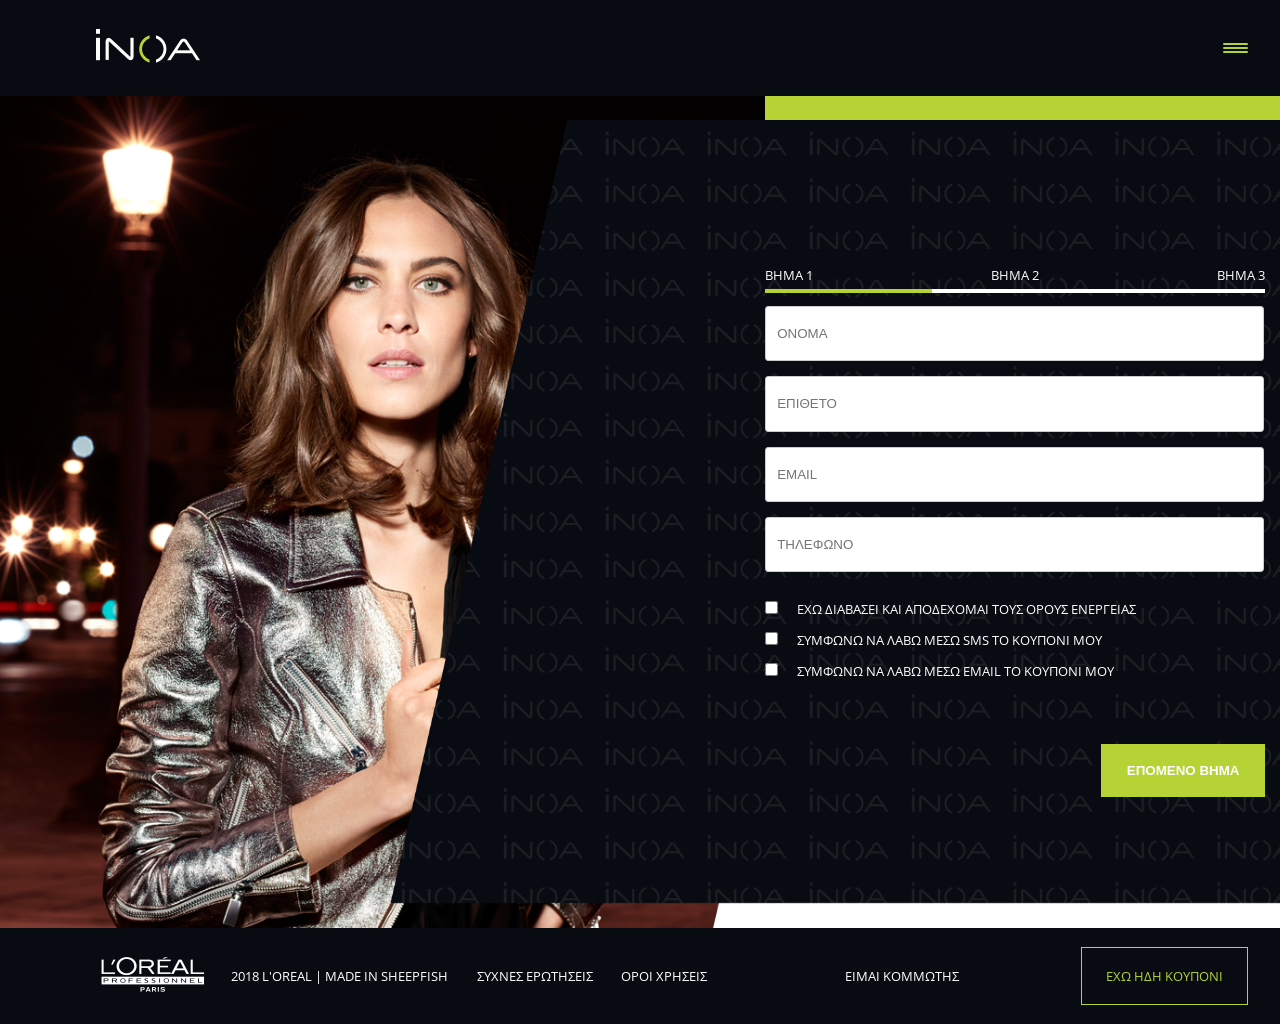
<file: index.html>
<!DOCTYPE html>
<html lang="en">
  <head>
    <meta charset="UTF-8" />
    <meta name="viewport" content="width=device-width, initial-scale=1.0" />
    <title>d_step_1: Front-end-evaluation-test</title>
    <link rel="preconnect" href="https://fonts.googleapis.com" />
    <link rel="preconnect" href="https://fonts.gstatic.com" crossorigin />
    <link
      href="https://fonts.googleapis.com/css2?family=Open+Sans:ital,wght@0,300..800;1,300..800&display=swap"
      rel="stylesheet"
    />
    <link rel="stylesheet" href="styleIndex.css" />
  </head>
  <body>
    <div class="main">
      <div class="header">
        <div class="content">
          <div class="logoImg">
            <a href="index.html"><img src="./assets/logo.png" /></a>
          </div>

          <div class="ddMenu">
            <div class="bar1"></div>
            <div class="bar2"></div>
            <div class="bar3"></div>
            <div class="dropdown-content">
              <a href="questions.html">Συχνές Ερωτήσεις</a>
              <a href="oroixrhshs.html">Όροι χρήσης</a>
              <a href="couponOwner.html">Έχω ήδη κουπόνι</a>
              <a href="proionta.html"
                >Προϊόντα
                <img
                  src="assets/menu/logo.png"
                  style="height: 20px; margin-left: 20px; margin-top: 5px;"
              /></a>
              <a href="vafes.html">Πως να διαλέξω βαφή μαλλιών;</a>
              <a href="hairstylist.html">Είμαι κομμωτής</a>
              <a
                href="deleteData.html"
                style="color: #b5d344; font-size: 0.8em;"
                >ΔΙΑΓΡΑΦΗ ΤΩΝ ΣΤΟΙΧΕΙΩΝ ΜΟΥ</a
              >
            </div>
          </div>
        </div>
      </div>
      <!-- telos header -->
      <div class="container">
        <div class="green"></div>
        <div class="backImg"></div>
        <div class="backPat"></div>
        <div class="wrapper">
          <div class="steps">
            <div id="step1" class="step">BHMA 1</div>
            <div id="step2" class="step">BHMA 2</div>
            <div id="step3" class="step">BHMA 3</div>
          </div>
          <form class="inputs">
            <input
              class="bar"
              id="name"
              type="text"
              placeholder="ΟΝΟΜΑ"
              required
            />
            <input
              class="bar"
              id="surname"
              type="text"
              placeholder="ΕΠΙΘΕΤΟ"
              required
            />
            <input class="bar" id="email" type="email" placeholder="EMAIL" />
            <input class="bar" id="tel" type="tel" placeholder="ΤΗΛΕΦΩΝΟ" />
            <div class="checkbox-group">
              <div class="checkbox">
                <input type="checkbox" id="terms" name="terms" required /> ΕΧΩ
                ΔΙΑΒΑΣΕΙ ΚΑΙ ΑΠΟΔΕΧΟΜΑΙ ΤΟΥΣ ΟΡΟΥΣ ΕΝΕΡΓΕΙΑΣ
              </div>
              <div class="checkbox">
                <input type="checkbox" id="termsSms" name="termsSms" /> ΣΥΜΦΩΝΩ
                ΝΑ ΛΑΒΩ ΜΕΣΩ SMS ΤΟ ΚΟΥΠΟΝΙ ΜΟΥ
              </div>
              <div class="checkbox">
                <input type="checkbox" id="termsEmail" name="termsEmail" />
                ΣΥΜΦΩΝΩ ΝΑ ΛΑΒΩ ΜΕΣΩ EMAIL ΤΟ ΚΟΥΠΟΝΙ ΜΟΥ
              </div>
            </div>
            <div class="submit">
              <button type="button">ΕΠΟΜΕΝΟ ΒΗΜΑ</button>
            </div>
          </form>
        </div>
      </div>
      <div class="footer">
        <div class="content">
          <div class="logoImg">
            <a href="index.html"><img src="./assets/loreal_logo.png" /></a>
          </div>
          <div class="#">2018 L'OREAL | MADE IN SHEEPFISH</div>
          <div class="questions">
            <a href="questions.html">ΣΥΧΝΕΣ ΕΡΩΤΗΣΕΙΣ</a>
          </div>
          <div class="termsOfUse">
            <a href="oroixrhshs.html">ΟΡΟΙ ΧΡΗΣΕΙΣ</a>
          </div>
          <div class="hairstylist">
            <a href="hairstylist.html">ΕΙΜΑΙ ΚΟΜΜΩΤΗΣ</a>
          </div>
          <div class="couponOwner">
            <a href="couponOwner.html">ΕΧΩ ΗΔΗ ΚΟΥΠΟΝΙ</a>
          </div>
        </div>
      </div>
    </div>
  </body>
  <script>
    document.addEventListener("DOMContentLoaded", function () {
      const submitButton = document.querySelector(".submit button");

      submitButton.addEventListener("click", function () {

        const name = document.getElementById("name").value.trim();
        const surname = document.getElementById("surname").value.trim();
        const email = document.getElementById("email").value.trim();
        const tel = document.getElementById("tel").value.trim();
        const termsAccepted = document.getElementById("terms").checked;

        if (name === "" || surname === "") {
          alert("Παρακαλώ συμπληρώστε τα υποχρεωτικά πεδία: Όνομα και Επίθετο.");
          return;
        }

        if (!email && !tel) {
          alert("Παρακαλώ συμπληρώστε τουλάχιστον ένα τρόπο επικοινωνίας: Email ή Τηλέφωνο.");
          return;
        }

        if (email && !/^[^\s@]+@[^\s@]+\.[^\s@]+$/.test(email)) {
          alert("Παρακαλώ εισάγετε μια έγκυρη διεύθυνση email.");
          return;
        }

        if (!termsAccepted) {
          alert("Παρακαλώ αποδεχτείτε τους όρους ενεργείας για να συνεχίσετε.");
          return;
        }

        window.location.href = "d_step_2.html";



      });
    });
  </script>
</html>
</file>
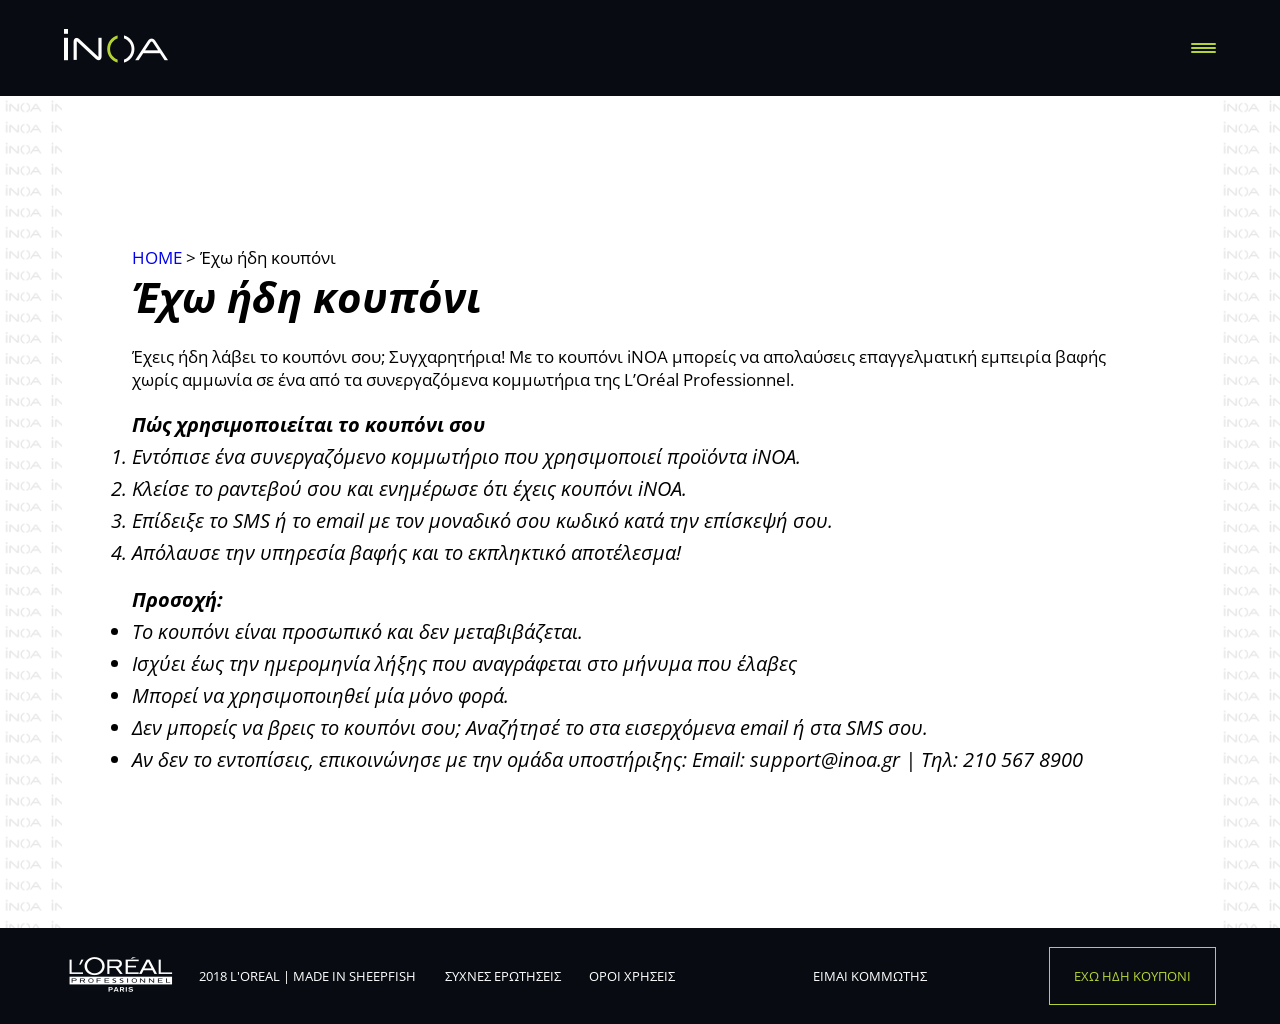
<file: couponOwner.html>
<!DOCTYPE html>
<html lang="en">
  <head>
    <meta charset="UTF-8" />
    <meta name="viewport" content="width=device-width, initial-scale=1.0" />
    <title>Έχω ήδη κουπόνι</title>
    <link rel="preconnect" href="https://fonts.googleapis.com" />
    <link rel="preconnect" href="https://fonts.gstatic.com" crossorigin />
    <link
      href="https://fonts.googleapis.com/css2?family=Open+Sans:ital,wght@0,300..800;1,300..800&display=swap"
      rel="stylesheet"
    />
    <link rel="stylesheet" href="styleCouponOwner.css" />
  </head>
  <body>
    <div class="main">
      <div class="header">
        <div class="content">
          <div class="logoImg">
            <a href="index.html"><img src="./assets/logo.png" /></a>
          </div>

          <div class="ddMenu">
            <div class="bar1"></div>
            <div class="bar2"></div>
            <div class="bar3"></div>
            <div class="dropdown-content">
              <a href="questions.html">Συχνές Ερωτήσεις</a>
              <a href="oroixrhshs.html">Όροι χρήσης</a>
              <a href="couponOwner.html">Έχω ήδη κουπόνι</a>
              <a href="proionta.html"
                >Προϊόντα
                <img
                  src="assets/menu/logo.png"
                  style="height: 20px; margin-left: 20px; margin-top: 5px;"
              /></a>
              <a href="vafes.html">Πως να διαλέξω βαφή μαλλιών;</a>
              <a href="hairstylist.html">Είμαι κομμωτής</a>
              <a
                href="deleteData.html"
                style="color: #b5d344; font-size: 0.8em;"
                >ΔΙΑΓΡΑΦΗ ΤΩΝ ΣΤΟΙΧΕΙΩΝ ΜΟΥ</a
              >
            </div>
          </div>
        </div>
      </div>
      <!-- telos header -->
      <div class="container">
        <p class="bg"></p>
        <div class="article">
          <a href="index.html"> HOME</a> > Έχω ήδη κουπόνι
          <h1>Έχω ήδη κουπόνι</h1>
          <p>
            Έχεις ήδη λάβει το κουπόνι σου; Συγχαρητήρια! Με το κουπόνι iNOA
            μπορείς να απολαύσεις επαγγελματική εμπειρία βαφής χωρίς αμμωνία σε
            ένα από τα συνεργαζόμενα κομμωτήρια της L’Oréal Professionnel.
          </p>
          <ol>
            <label>Πώς χρησιμοποιείται το κουπόνι σου</label>
            <li>
              Εντόπισε ένα συνεργαζόμενο κομμωτήριο που χρησιμοποιεί προϊόντα
              iNOA.
            </li>
            <li>
              Κλείσε το ραντεβού σου και ενημέρωσε ότι έχεις κουπόνι iNOA.
            </li>
            <li>
              Επίδειξε το SMS ή το email με τον μοναδικό σου κωδικό κατά την
              επίσκεψή σου.
            </li>
            <li>Απόλαυσε την υπηρεσία βαφής και το εκπληκτικό αποτέλεσμα!</li>
          </ol>
          <ul>
            <label> Προσοχή:</label>
            <li>Το κουπόνι είναι προσωπικό και δεν μεταβιβάζεται.</li>
            <li>
              Ισχύει έως την ημερομηνία λήξης που αναγράφεται στο μήνυμα που
              έλαβες
            </li>
            <li>Μπορεί να χρησιμοποιηθεί μία μόνο φορά.</li>
            <li>
              Δεν μπορείς να βρεις το κουπόνι σου; Αναζήτησέ το στα εισερχόμενα
              email ή στα SMS σου.
            </li>
            <li>
              Αν δεν το εντοπίσεις, επικοινώνησε με την ομάδα υποστήριξης:
              Email: support@inoa.gr | Τηλ: 210 567 8900
            </li>
          </ul>
        </div>
        <p class="bg"></p>
      </div>
      <div class="footer">
        <div class="content">
          <div class="logoImg">
            <a href="index.html"><img src="./assets/loreal_logo.png" /></a>
          </div>
          <div class="#">2018 L'OREAL | MADE IN SHEEPFISH</div>
          <div class="questions">
            <a href="questions.html">ΣΥΧΝΕΣ ΕΡΩΤΗΣΕΙΣ</a>
          </div>
          <div class="termsOfUse">
            <a href="oroixrhshs.html">ΟΡΟΙ ΧΡΗΣΕΙΣ</a>
          </div>
          <div class="hairstylist">
            <a href="hairstylist.html">ΕΙΜΑΙ ΚΟΜΜΩΤΗΣ</a>
          </div>
          <div class="couponOwner">
            <a href="couponOwner.html">ΕΧΩ ΗΔΗ ΚΟΥΠΟΝΙ</a>
          </div>
        </div>
      </div>
    </div>
  </body>
</html>
</file>
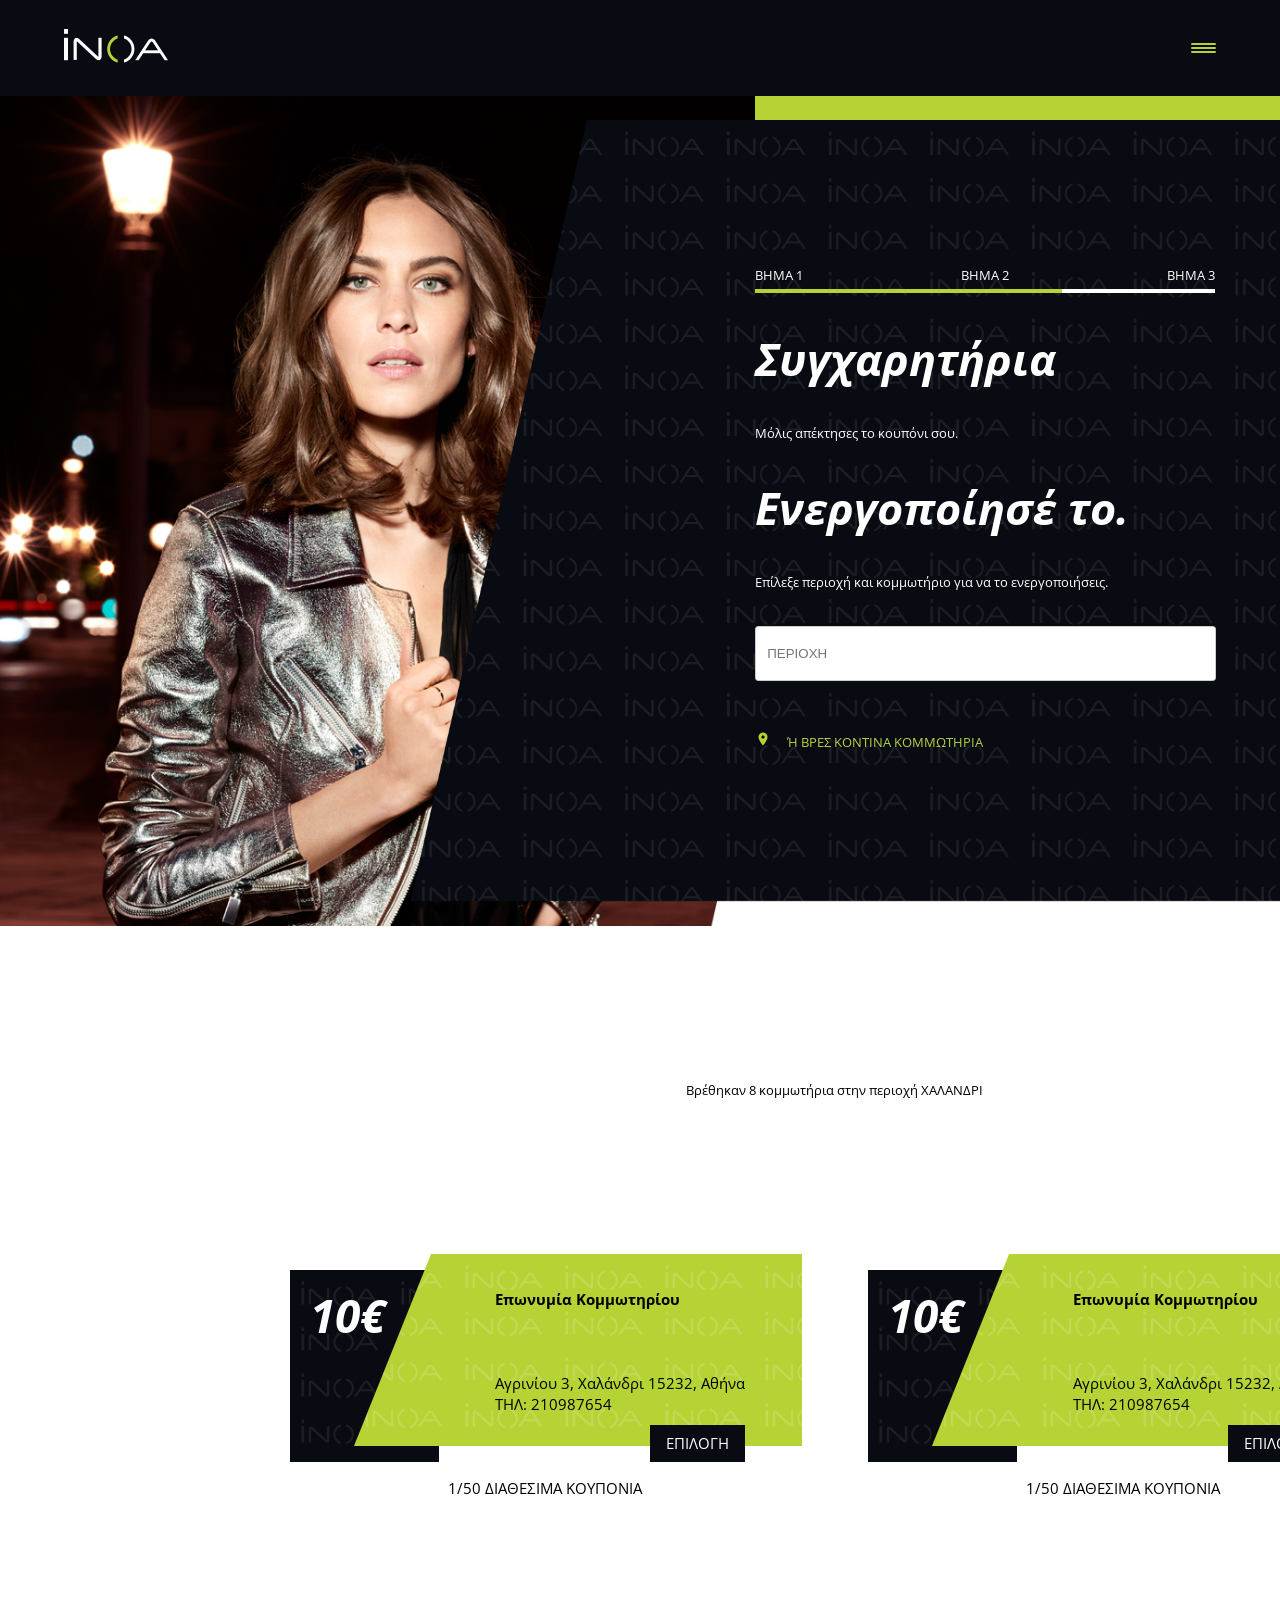
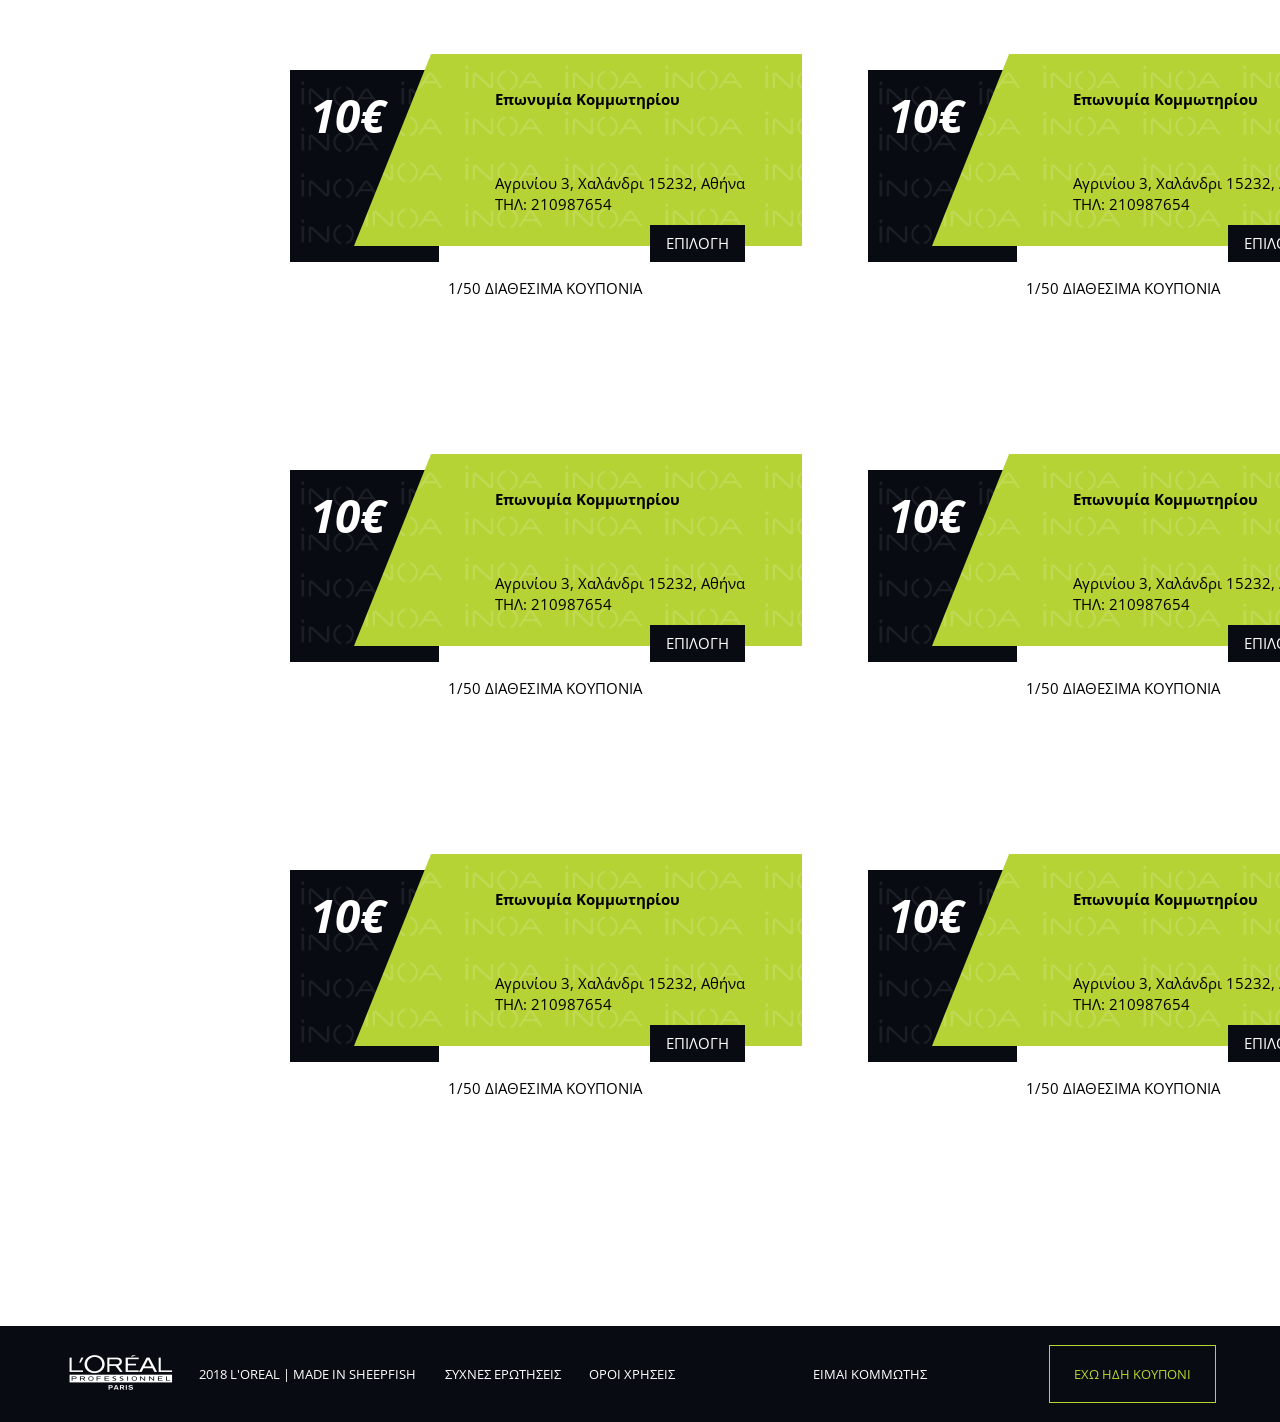
<file: d_step_2.html>
<!DOCTYPE html>
<html lang="en">
  <head>
    <meta charset="UTF-8" />
    <meta name="viewport" content="width=device-width, initial-scale=1.0" />
    <title>d_step_2: Front-end-evaluation-test</title>
    <link rel="preconnect" href="https://fonts.googleapis.com" />
    <link rel="preconnect" href="https://fonts.gstatic.com" crossorigin />
    <link
      href="https://fonts.googleapis.com/css2?family=Open+Sans:ital,wght@0,300..800;1,300..800&display=swap"
      rel="stylesheet"
    />
    <link rel="stylesheet" href="styleD_step_2.css" />
  </head>
  <body>
    <div class="main">
      <div class="header">
        <div class="content">
          <div class="logoImg">
            <a href="index.html"><img src="./assets/logo.png" /></a>
          </div>

          <div class="ddMenu">
            <div class="bar1"></div>
            <div class="bar2"></div>
            <div class="bar3"></div>
            <div class="dropdown-content">
              <a href="questions.html">Συχνές Ερωτήσεις</a>
              <a href="oroixrhshs.html">Όροι χρήσης</a>
              <a href="couponOwner.html">Έχω ήδη κουπόνι</a>
              <a href="proionta.html"
                >Προϊόντα
                <img
                  src="assets/menu/logo.png"
                  style="height: 20px; margin-left: 20px; margin-top: 5px;"
              /></a>
              <a href="vafes.html">Πως να διαλέξω βαφή μαλλιών;</a>
              <a href="hairstylist.html">Είμαι κομμωτής</a>
              <a
                href="deleteData.html"
                style="color: #b5d344; font-size: 0.8em;"
                >ΔΙΑΓΡΑΦΗ ΤΩΝ ΣΤΟΙΧΕΙΩΝ ΜΟΥ</a
              >
            </div>
          </div>
        </div>
      </div>
      <!-- telos header -->
      <div class="container">
        <div class="green"></div>
        <div class="backImg"></div>
        <div class="backPat"></div>
        <div class="wrapper">
          <div class="steps">
            <div id="step1" class="step">BHMA 1</div>
            <div id="step2" class="step">BHMA 2</div>
            <div id="step3" class="step">BHMA 3</div>
          </div>
          <div class="congrats">
            <h2>Συγχαρητήρια</h2>
            <p>Μόλις απέκτησες το κουπόνι σου.</p>
            <h2>Ενεργοποίησέ το.</h2>
            <p>Επίλεξε περιοχή και κομμωτήριο για να το ενεργοποιήσεις.</p>
            <form class="inputs">
              <input
                class="bar"
                id="address"
                type="address"
                placeholder="ΠΕΡΙΟΧΗ"
                required
              />
              <p style="color: #b5d344;">
                <img
                  style="margin-right: 1rem;"
                  src="./assets/ic_location.png"
                />Ή ΒΡΕΣ ΚΟΝΤΙΝΑ ΚΟΜΜΩΤΗΡΙΑ
              </p>
            </form>
          </div>
        </div>
      </div>
      <div class="coupons">
        <p class="couponsTitle">Βρέθηκαν 8 κομμωτήρια στην περιοχή ΧΑΛΑΝΔΡΙ</p>
        <div class="couponContent">
          <div class="couponItem">
            <div class="couponItemImg">
              <img src="./assets/coupon.png" alt="coupon.png" />
              <h3>10€</h3>
              <p class="couponText">
                <strong>Επωνυμία Κομμωτηρίου</strong><br />
                Αγρινίου 3, Χαλάνδρι 15232, Αθήνα <br />ΤΗΛ: 210987654
                <a class="storeChoice" href="d_step_3.html">ΕΠΙΛΟΓΗ</a>
              </p>
            </div>
            <p class="couponItemAvail">1/50 ΔΙΑΘΕΣΙΜΑ ΚΟΥΠΟΝΙΑ</p>
          </div>
          <div class="couponItem">
            <div class="couponItemImg">
              <img src="./assets/coupon.png" alt="coupon.png" />
              <h3>10€</h3>
              <p class="couponText">
                <strong>Επωνυμία Κομμωτηρίου</strong><br />
                Αγρινίου 3, Χαλάνδρι 15232, Αθήνα <br />ΤΗΛ: 210987654
                <a class="storeChoice" href="d_step_3.html">ΕΠΙΛΟΓΗ</a>
              </p>
            </div>
            <p class="couponItemAvail">1/50 ΔΙΑΘΕΣΙΜΑ ΚΟΥΠΟΝΙΑ</p>
          </div>
          <div class="couponItem">
            <div class="couponItemImg">
              <img src="./assets/coupon.png" alt="coupon.png" />
              <h3>10€</h3>
              <p class="couponText">
                <strong>Επωνυμία Κομμωτηρίου</strong><br />
                Αγρινίου 3, Χαλάνδρι 15232, Αθήνα <br />ΤΗΛ: 210987654
                <a class="storeChoice" href="d_step_3.html">ΕΠΙΛΟΓΗ</a>
              </p>
            </div>
            <p class="couponItemAvail">1/50 ΔΙΑΘΕΣΙΜΑ ΚΟΥΠΟΝΙΑ</p>
          </div>
          <div class="couponItem">
            <div class="couponItemImg">
              <img src="./assets/coupon.png" alt="coupon.png" />
              <h3>10€</h3>
              <p class="couponText">
                <strong>Επωνυμία Κομμωτηρίου</strong><br />
                Αγρινίου 3, Χαλάνδρι 15232, Αθήνα <br />ΤΗΛ: 210987654
                <a class="storeChoice" href="d_step_3.html">ΕΠΙΛΟΓΗ</a>
              </p>
            </div>
            <p class="couponItemAvail">1/50 ΔΙΑΘΕΣΙΜΑ ΚΟΥΠΟΝΙΑ</p>
          </div>
          <div class="couponItem">
            <div class="couponItemImg">
              <img src="./assets/coupon.png" alt="coupon.png" />
              <h3>10€</h3>
              <p class="couponText">
                <strong>Επωνυμία Κομμωτηρίου</strong><br />
                Αγρινίου 3, Χαλάνδρι 15232, Αθήνα <br />ΤΗΛ: 210987654
                <a class="storeChoice" href="d_step_3.html">ΕΠΙΛΟΓΗ</a>
              </p>
            </div>
            <p class="couponItemAvail">1/50 ΔΙΑΘΕΣΙΜΑ ΚΟΥΠΟΝΙΑ</p>
          </div>
          <div class="couponItem">
            <div class="couponItemImg">
              <img src="./assets/coupon.png" alt="coupon.png" />
              <h3>10€</h3>
              <p class="couponText">
                <strong>Επωνυμία Κομμωτηρίου</strong><br />
                Αγρινίου 3, Χαλάνδρι 15232, Αθήνα <br />ΤΗΛ: 210987654
                <a class="storeChoice" href="d_step_3.html">ΕΠΙΛΟΓΗ</a>
              </p>
            </div>
            <p class="couponItemAvail">1/50 ΔΙΑΘΕΣΙΜΑ ΚΟΥΠΟΝΙΑ</p>
          </div>
          <div class="couponItem">
            <div class="couponItemImg">
              <img src="./assets/coupon.png" alt="coupon.png" />
              <h3>10€</h3>
              <p class="couponText">
                <strong>Επωνυμία Κομμωτηρίου</strong><br />
                Αγρινίου 3, Χαλάνδρι 15232, Αθήνα <br />ΤΗΛ: 210987654
                <a class="storeChoice" href="d_step_3.html">ΕΠΙΛΟΓΗ</a>
              </p>
            </div>
            <p class="couponItemAvail">1/50 ΔΙΑΘΕΣΙΜΑ ΚΟΥΠΟΝΙΑ</p>
          </div>
          <div class="couponItem">
            <div class="couponItemImg">
              <img src="./assets/coupon.png" alt="coupon.png" />
              <h3>10€</h3>
              <p class="couponText">
                <strong>Επωνυμία Κομμωτηρίου</strong><br />
                Αγρινίου 3, Χαλάνδρι 15232, Αθήνα <br />ΤΗΛ: 210987654
                <a class="storeChoice" href="d_step_3.html">ΕΠΙΛΟΓΗ</a>
              </p>
            </div>
            <p class="couponItemAvail">1/50 ΔΙΑΘΕΣΙΜΑ ΚΟΥΠΟΝΙΑ</p>
          </div>
        </div>
      </div>
      <div class="footer">
        <div class="content">
          <div class="logoImg">
            <a href="index.html"><img src="./assets/loreal_logo.png" /></a>
          </div>
          <div class="#">2018 L'OREAL | MADE IN SHEEPFISH</div>
          <div class="questions">
            <a href="questions.html">ΣΥΧΝΕΣ ΕΡΩΤΗΣΕΙΣ</a>
          </div>
          <div class="termsOfUse">
            <a href="oroixrhshs.html">ΟΡΟΙ ΧΡΗΣΕΙΣ</a>
          </div>
          <div class="hairstylist">
            <a href="hairstylist.html">ΕΙΜΑΙ ΚΟΜΜΩΤΗΣ</a>
          </div>
          <div class="couponOwner">
            <a href="couponOwner.html">ΕΧΩ ΗΔΗ ΚΟΥΠΟΝΙ</a>
          </div>
        </div>
      </div>
    </div>
  </body>
</html>
</file>
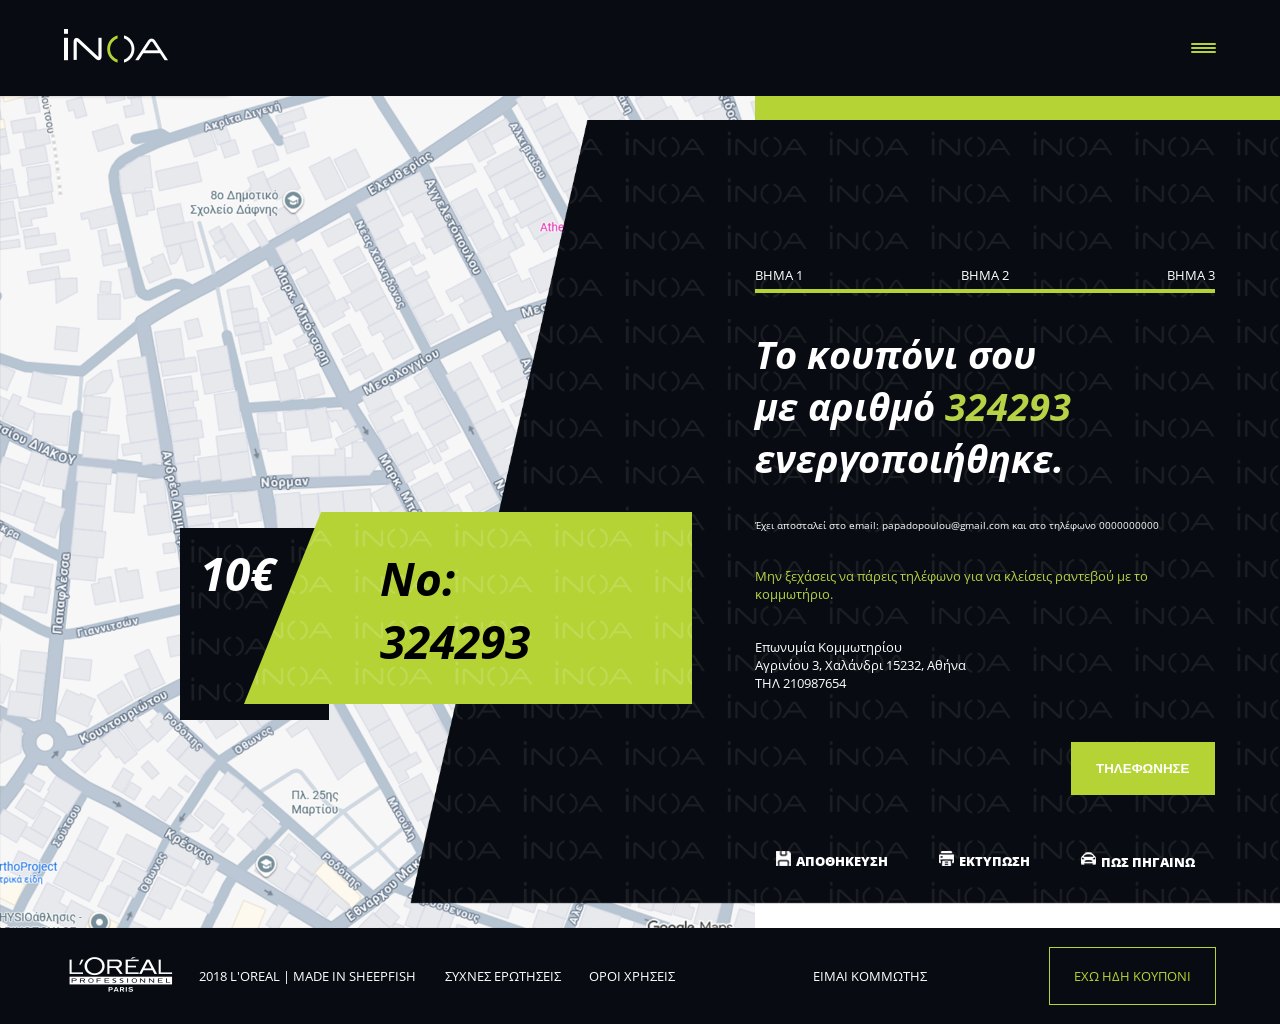
<file: d_step_3.html>
<!DOCTYPE html>
<html lang="en">
  <head>
    <meta charset="UTF-8" />
    <meta name="viewport" content="width=device-width, initial-scale=1.0" />
    <title>d_step_3: Front-end-evaluation-test</title>
    <link rel="preconnect" href="https://fonts.googleapis.com" />
    <link rel="preconnect" href="https://fonts.gstatic.com" crossorigin />
    <link
      href="https://fonts.googleapis.com/css2?family=Open+Sans:ital,wght@0,300..800;1,300..800&display=swap"
      rel="stylesheet"
    />
    <link rel="stylesheet" href="styleD_step_3.css" />
  </head>
  <body>
    <div class="main">
      <div class="header">
        <div class="content">
          <div class="logoImg">
            <a href="index.html"><img src="./assets/logo.png" /></a>
          </div>

          <div class="ddMenu">
            <div class="bar1"></div>
            <div class="bar2"></div>
            <div class="bar3"></div>
            <div class="dropdown-content">
              <a href="questions.html">Συχνές Ερωτήσεις</a>
              <a href="oroixrhshs.html">Όροι χρήσης</a>
              <a href="couponOwner.html">Έχω ήδη κουπόνι</a>
              <a href="proionta.html"
                >Προϊόντα
                <img
                  src="assets/menu/logo.png"
                  style="height: 20px; margin-left: 20px; margin-top: 5px;"
              /></a>
              <a href="vafes.html">Πως να διαλέξω βαφή μαλλιών;</a>
              <a href="hairstylist.html">Είμαι κομμωτής</a>
              <a
                href="deleteData.html"
                style="color: #b5d344; font-size: 0.8em;"
                >ΔΙΑΓΡΑΦΗ ΤΩΝ ΣΤΟΙΧΕΙΩΝ ΜΟΥ</a
              >
            </div>
          </div>
        </div>
      </div>
      <!-- telos header -->
      <div class="container">
        <div class="green"></div>
        <div class="backImg"></div>
        <div class="backPat"></div>
        <div class="wrapper">
          <div class="steps">
            <div id="step1" class="step">BHMA 1</div>
            <div id="step2" class="step">BHMA 2</div>
            <div id="step3" class="step">BHMA 3</div>
          </div>
          <div class="congrats">
            <h2>
              Το κουπόνι σου<br />με αριθμό
              <span style="color: #b5d344;">324293</span> ενεργοποιήθηκε.
            </h2>
            <p style="font-size: 0.75em;">
              Έχει αποσταλεί στο email: papadopoulou@gmail.com και στο τηλέφωνο
              0000000000
            </p>
            <p style="color: #b5d344;">
              Μην ξεχάσεις να πάρεις τηλέφωνο για να κλείσεις ραντεβού με το
              κομμωτήριο.
            </p>
            <p>
              Επωνυμία Κομμωτηρίου<br />
              Αγρινίου 3, Χαλάνδρι 15232, Αθήνα<br />
              ΤΗΛ 210987654
            </p>
            <div class="submit">
              <button type="button">ΤΗΛΕΦΩΝΗΣΕ</button>
            </div>
            <div class="print">
              <a href="#"><img src="./assets/diskette.png" />ΑΠΟΘΗΚΕΥΣΗ</a>
              <a href="#" onclick="printContent()"
                ><img src="./assets/printer.png" />ΕΚΤΥΠΩΣΗ</a
              >
              <a href="#"><img src="./assets/car.png" />ΠΩΣ ΠΗΓΑΙΝΩ</a>
            </div>
          </div>
        </div>
        <div class="couponItem">
          <div class="couponItemImg">
            <img src="./assets/coupon.png" alt="coupon.png" />
            <h3>10€</h3>
            <p class="couponText">No:<br />324293</p>
          </div>
        </div>
      </div>
      <div class="couponItemMob">
        <div class="couponItemImg">
          <img src="./assets/coupon.png" alt="coupon.png" />
          <h3>10€</h3>
          <p class="couponText">
            No: <strong>324293</strong><br /><strong>Επώνυμο</strong
            ><br /><strong>Όνομα</strong><br />onoma@gmail.com<br />6980923429
          </p>
        </div>
      </div>
      <div class="printMob">
        <a href="#"><img src="./assets/diskette-black.png" />ΑΠΟΘΗΚΕΥΣΗ</a>
        <a href="#" onclick="printContent()"
          ><img src="./assets/printer-black.png" />ΕΚΤΥΠΩΣΗ</a
        >
        <a href="#"><img src="./assets/car-black.png" />ΠΩΣ ΠΗΓΑΙΝΩ</a>
      </div>
      <div class="footer">
        <div class="content">
          <div class="logoImg">
            <a href="index.html"><img src="./assets/loreal_logo.png" /></a>
          </div>
          <div class="#">2018 L'OREAL | MADE IN SHEEPFISH</div>
          <div class="questions">
            <a href="questions.html">ΣΥΧΝΕΣ ΕΡΩΤΗΣΕΙΣ</a>
          </div>
          <div class="termsOfUse">
            <a href="oroixrhshs.html">ΟΡΟΙ ΧΡΗΣΕΙΣ</a>
          </div>
          <div class="hairstylist">
            <a href="hairstylist.html">ΕΙΜΑΙ ΚΟΜΜΩΤΗΣ</a>
          </div>
          <div class="couponOwner">
            <a href="couponOwner.html">ΕΧΩ ΗΔΗ ΚΟΥΠΟΝΙ</a>
          </div>
        </div>
      </div>
    </div>
  </body>
  <script>
    function printContent() { window.print();}
  </script>
</html>
</file>
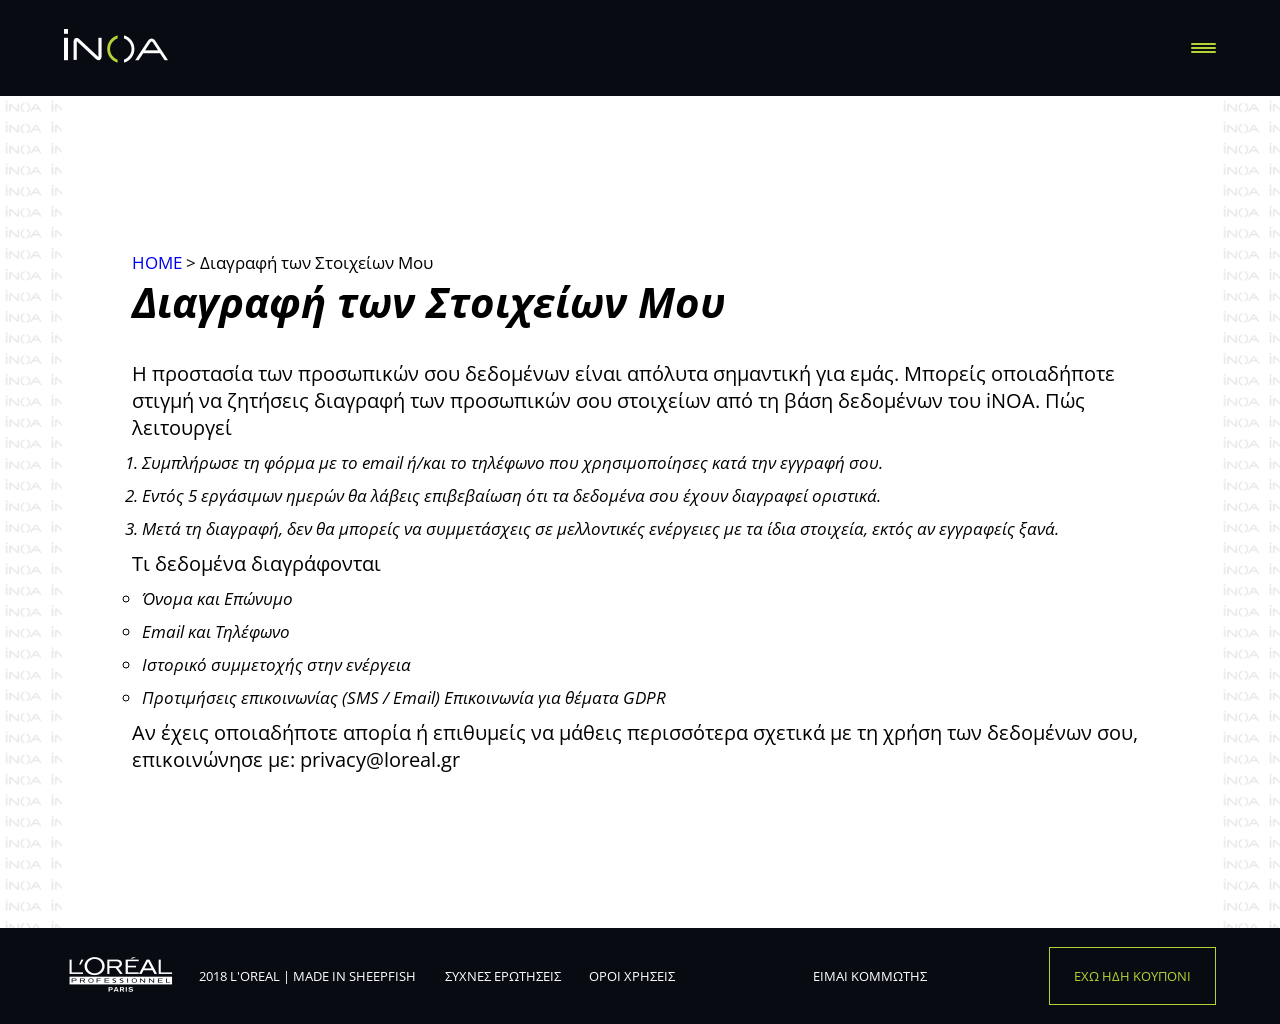
<file: deleteData.html>
<!DOCTYPE html>
<html lang="en">
  <head>
    <meta charset="UTF-8" />
    <meta name="viewport" content="width=device-width, initial-scale=1.0" />
    <title>Διαγραφή των Στοιχείων μου</title>
    <link rel="preconnect" href="https://fonts.googleapis.com" />
    <link rel="preconnect" href="https://fonts.gstatic.com" crossorigin />
    <link
      href="https://fonts.googleapis.com/css2?family=Open+Sans:ital,wght@0,300..800;1,300..800&display=swap"
      rel="stylesheet"
    />
    <link rel="stylesheet" href="styleDeleteData.css" />
  </head>
  <body>
    <div class="main">
      <div class="header">
        <div class="content">
          <div class="logoImg">
            <a href="index.html"><img src="./assets/logo.png" /></a>
          </div>

          <div class="ddMenu">
            <div class="bar1"></div>
            <div class="bar2"></div>
            <div class="bar3"></div>
            <div class="dropdown-content">
              <a href="questions.html">Συχνές Ερωτήσεις</a>
              <a href="oroixrhshs.html">Όροι χρήσης</a>
              <a href="couponOwner.html">Έχω ήδη κουπόνι</a>
              <a href="proionta.html"
                >Προϊόντα
                <img
                  src="assets/menu/logo.png"
                  style="height: 20px; margin-left: 20px; margin-top: 5px;"
              /></a>
              <a href="vafes.html">Πως να διαλέξω βαφή μαλλιών;</a>
              <a href="hairstylist.html">Είμαι κομμωτής</a>
              <a
                href="deleteData.html"
                style="color: #b5d344; font-size: 0.8em;"
                >ΔΙΑΓΡΑΦΗ ΤΩΝ ΣΤΟΙΧΕΙΩΝ ΜΟΥ</a
              >
            </div>
          </div>
        </div>
      </div>
      <!-- telos header -->
      <div class="container">
        <p class="bg"></p>
        <div class="article">
          <a href="index.html"> HOME</a> > Διαγραφή των Στοιχείων Μου
          <h1>Διαγραφή των Στοιχείων Μου</h1>
          <p>
            Η προστασία των προσωπικών σου δεδομένων είναι απόλυτα σημαντική για
            εμάς. Μπορείς οποιαδήποτε στιγμή να ζητήσεις διαγραφή των προσωπικών
            σου στοιχείων από τη βάση δεδομένων του iNOA. Πώς λειτουργεί
          </p>
          <ol>
            <li>
              Συμπλήρωσε τη φόρμα με το email ή/και το τηλέφωνο που
              χρησιμοποίησες κατά την εγγραφή σου.
            </li>
            <li>
              Εντός 5 εργάσιμων ημερών θα λάβεις επιβεβαίωση ότι τα δεδομένα σου
              έχουν διαγραφεί οριστικά.
            </li>
            <li>
              Μετά τη διαγραφή, δεν θα μπορείς να συμμετάσχεις σε μελλοντικές
              ενέργειες με τα ίδια στοιχεία, εκτός αν εγγραφείς ξανά.
            </li>
            <p>Τι δεδομένα διαγράφονται</p>
            <ul>
              <li>Όνομα και Επώνυμο</li>
              <li>Email και Τηλέφωνο</li>
              <li>Ιστορικό συμμετοχής στην ενέργεια</li>
              <li>
                Προτιμήσεις επικοινωνίας (SMS / Email) Επικοινωνία για θέματα
                GDPR
              </li>
            </ul>
          </ol>
          <p>
            Αν έχεις οποιαδήποτε απορία ή επιθυμείς να μάθεις περισσότερα
            σχετικά με τη χρήση των δεδομένων σου, επικοινώνησε με:
            privacy@loreal.gr
          </p>
        </div>
        <p class="bg"></p>
      </div>
      <div class="footer">
        <div class="content">
          <div class="logoImg">
            <a href="index.html"><img src="./assets/loreal_logo.png" /></a>
          </div>
          <div class="#">2018 L'OREAL | MADE IN SHEEPFISH</div>
          <div class="questions">
            <a href="questions.html">ΣΥΧΝΕΣ ΕΡΩΤΗΣΕΙΣ</a>
          </div>
          <div class="termsOfUse">
            <a href="oroixrhshs.html">ΟΡΟΙ ΧΡΗΣΕΙΣ</a>
          </div>
          <div class="hairstylist">
            <a href="hairstylist.html">ΕΙΜΑΙ ΚΟΜΜΩΤΗΣ</a>
          </div>
          <div class="couponOwner">
            <a href="couponOwner.html">ΕΧΩ ΗΔΗ ΚΟΥΠΟΝΙ</a>
          </div>
        </div>
      </div>
    </div>
  </body>
</html>
</file>
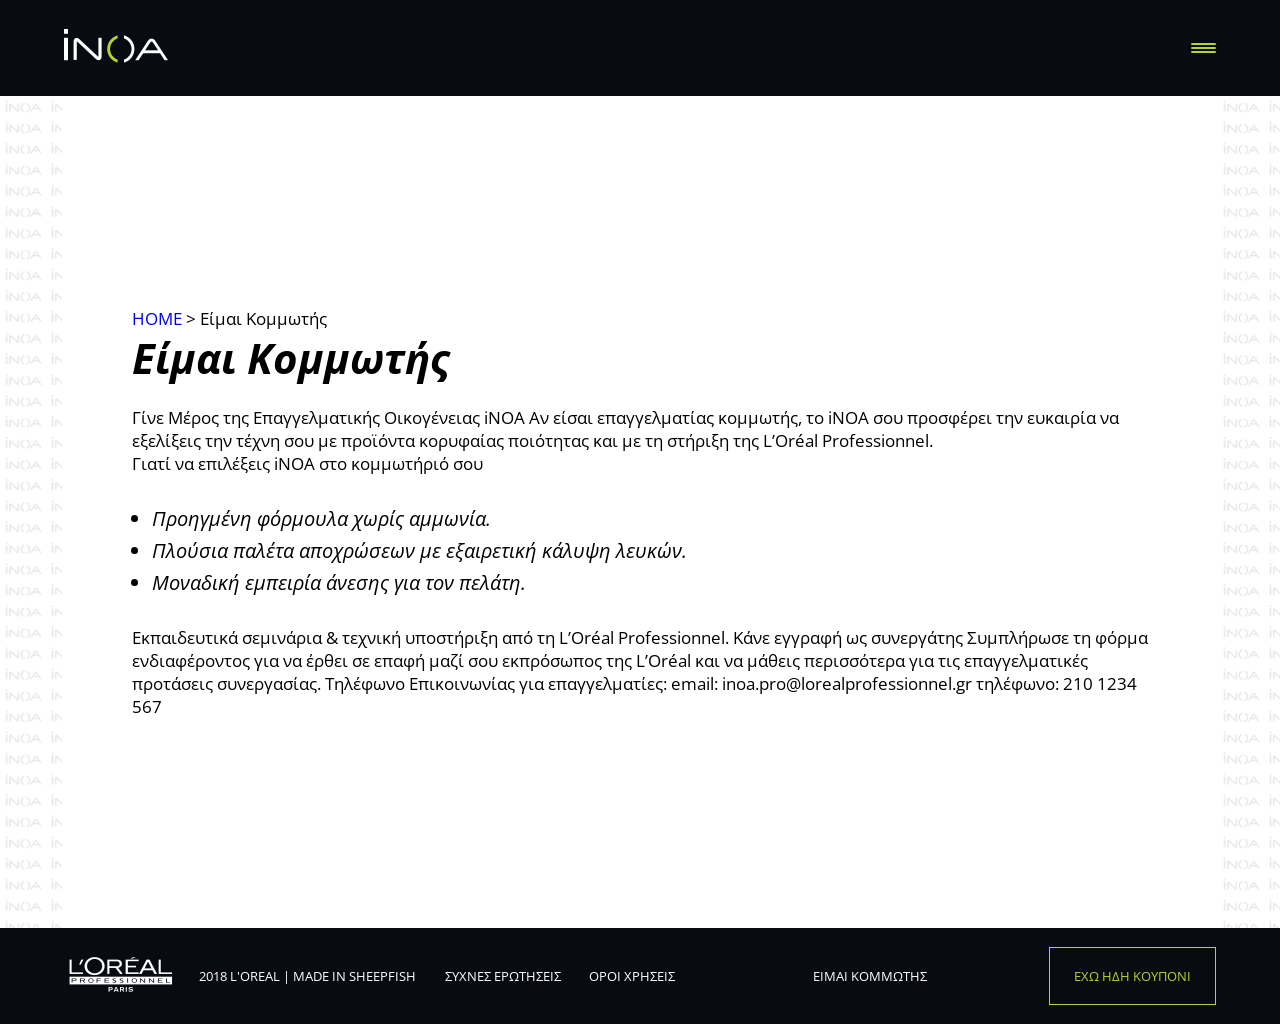
<file: hairstylist.html>
<!DOCTYPE html>
<html lang="en">
  <head>
    <meta charset="UTF-8" />
    <meta name="viewport" content="width=device-width, initial-scale=1.0" />
    <title>Είμαι Κομμωτής</title>
    <link rel="preconnect" href="https://fonts.googleapis.com" />
    <link rel="preconnect" href="https://fonts.gstatic.com" crossorigin />
    <link
      href="https://fonts.googleapis.com/css2?family=Open+Sans:ital,wght@0,300..800;1,300..800&display=swap"
      rel="stylesheet"
    />
    <link rel="stylesheet" href="styleHairstylist.css" />
  </head>
  <body>
    <div class="main">
      <div class="header">
        <div class="content">
          <div class="logoImg">
            <a href="index.html"><img src="./assets/logo.png" /></a>
          </div>

          <div class="ddMenu">
            <div class="bar1"></div>
            <div class="bar2"></div>
            <div class="bar3"></div>
            <div class="dropdown-content">
              <a href="questions.html">Συχνές Ερωτήσεις</a>
              <a href="oroixrhshs.html">Όροι χρήσης</a>
              <a href="couponOwner.html">Έχω ήδη κουπόνι</a>
              <a href="proionta.html">Προϊόντα <img
                  src="assets/menu/logo.png"
                  style="height: 20px; margin-left: 20px; margin-top: 5px;"
              /></a>
              <a href="vafes.html">Πως να διαλέξω βαφή μαλλιών;</a>
              <a href="hairstylist.html">Είμαι κομμωτής</a>
              <a href="deleteData.html" style="color: #b5d344; font-size: 0.8em;"
                >ΔΙΑΓΡΑΦΗ ΤΩΝ ΣΤΟΙΧΕΙΩΝ ΜΟΥ</a
              >
            </div>
          </div>
        </div>
      </div>
      <!-- telos header -->
      <div class="container">
        <p class="bg"></p>
        <div class="article">
          <a href="index.html"> HOME</a> > Είμαι Κομμωτής
          <h1>Είμαι Κομμωτής</h1>
          <p>Γίνε Μέρος της Επαγγελματικής Οικογένειας iNOA Αν είσαι επαγγελματίας
          κομμωτής, το iNOA σου προσφέρει την ευκαιρία να εξελίξεις την τέχνη
          σου με προϊόντα κορυφαίας ποιότητας και με τη στήριξη της L’Oréal
          Professionnel.<br />Γιατί να επιλέξεις iNOA στο κομμωτήριό σου
          <ul>
            <li>Προηγμένη φόρμουλα χωρίς αμμωνία.</li>
            <li>Πλούσια παλέτα αποχρώσεων με εξαιρετική κάλυψη λευκών.</li>
            <li>Μοναδική εμπειρία άνεσης για τον πελάτη.</li>
          </ul>
          Εκπαιδευτικά σεμινάρια & τεχνική υποστήριξη από τη L’Oréal Professionnel. Κάνε
          εγγραφή ως συνεργάτης Συμπλήρωσε τη φόρμα ενδιαφέροντος για να έρθει
          σε επαφή μαζί σου εκπρόσωπος της L’Oréal και να μάθεις περισσότερα για
          τις επαγγελματικές προτάσεις συνεργασίας. Τηλέφωνο Επικοινωνίας για
          επαγγελματίες: email: inoa.pro@lorealprofessionnel.gr τηλέφωνο: 210
          1234 567
          </p>
        </div>
        <p class="bg"></p>
      </div>
      <div class="footer">
        <div class="content">
          <div class="logoImg">
            <a href="index.html"><img src="./assets/loreal_logo.png" /></a>
          </div>
          <div class="#">2018 L'OREAL | MADE IN SHEEPFISH</div>
          <div class="questions">
            <a href="questions.html">ΣΥΧΝΕΣ ΕΡΩΤΗΣΕΙΣ</a>
          </div>
          <div class="termsOfUse">
            <a href="oroixrhshs.html">ΟΡΟΙ ΧΡΗΣΕΙΣ</a>
          </div>
          <div class="hairstylist">
            <a href="hairstylist.html">ΕΙΜΑΙ ΚΟΜΜΩΤΗΣ</a>
          </div>
          <div class="couponOwner">
            <a href="couponOwner.html">ΕΧΩ ΗΔΗ ΚΟΥΠΟΝΙ</a>
          </div>
        </div>
      </div>
    </div>
  </body>
</html>
</file>
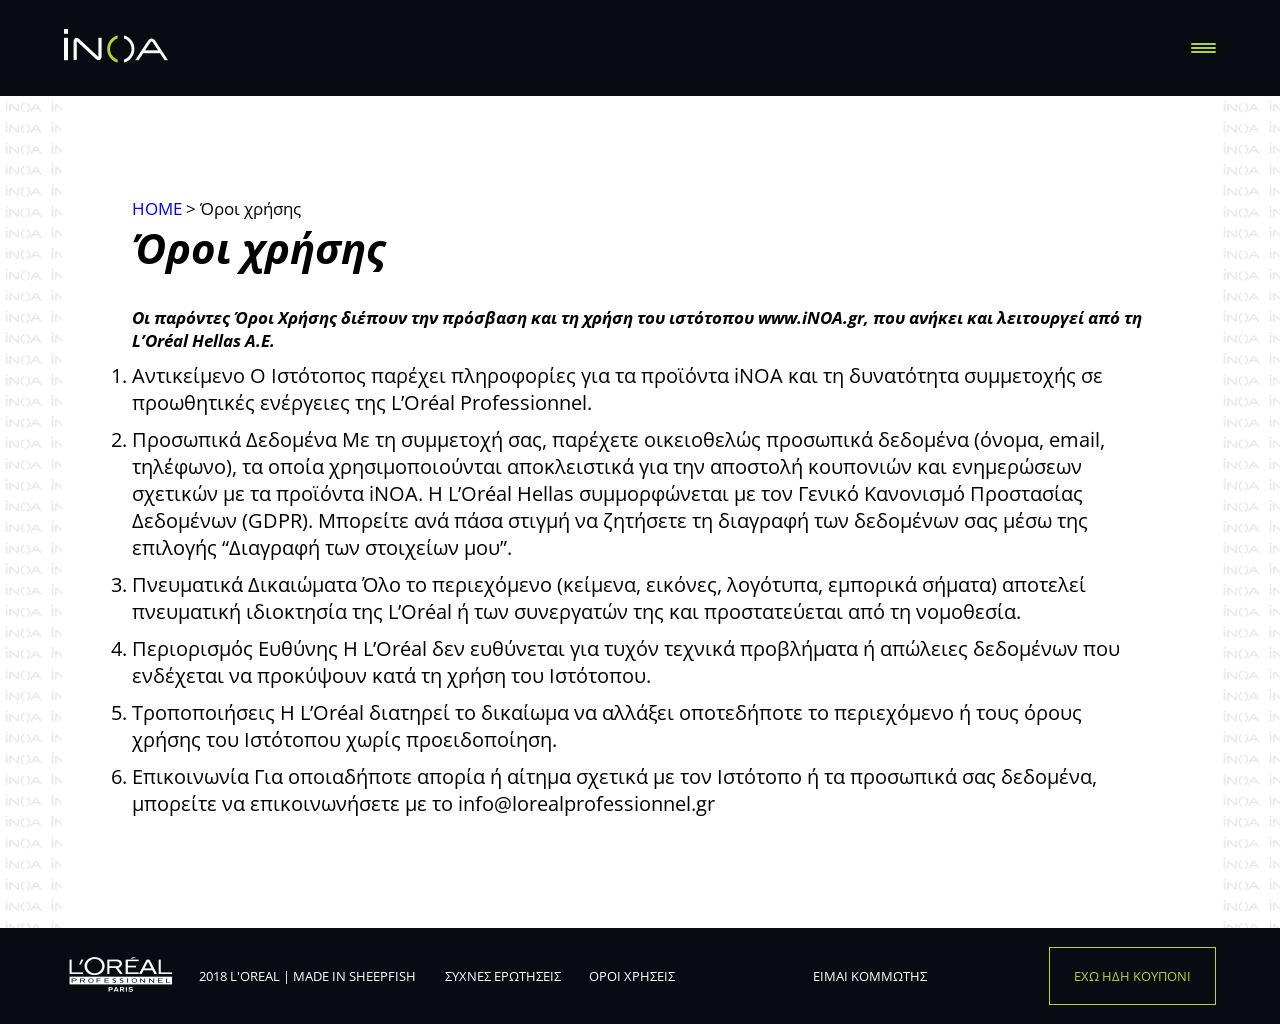
<file: oroixrhshs.html>
<!DOCTYPE html>
<html lang="en">
  <head>
    <meta charset="UTF-8" />
    <meta name="viewport" content="width=device-width, initial-scale=1.0" />
    <title>Όροι χρήσης</title>
    <link rel="preconnect" href="https://fonts.googleapis.com" />
    <link rel="preconnect" href="https://fonts.gstatic.com" crossorigin />
    <link
      href="https://fonts.googleapis.com/css2?family=Open+Sans:ital,wght@0,300..800;1,300..800&display=swap"
      rel="stylesheet"
    />
    <link rel="stylesheet" href="styleOroiXrhshs.css" />
  </head>
  <body>
    <div class="main">
      <div class="header">
        <div class="content">
          <div class="logoImg">
            <a href="index.html"><img src="./assets/logo.png" /></a>
          </div>

          <div class="ddMenu">
            <div class="bar1"></div>
            <div class="bar2"></div>
            <div class="bar3"></div>
            <div class="dropdown-content">
              <a href="questions.html">Συχνές Ερωτήσεις</a>
              <a href="oroixrhshs.html">Όροι χρήσης</a>
              <a href="couponOwner.html">Έχω ήδη κουπόνι</a>
              <a href="proionta.html"
                >Προϊόντα
                <img
                  src="assets/menu/logo.png"
                  style="height: 20px; margin-left: 20px; margin-top: 5px;"
              /></a>
              <a href="vafes.html">Πως να διαλέξω βαφή μαλλιών;</a>
              <a href="hairstylist.html">Είμαι κομμωτής</a>
              <a
                href="deleteData.html"
                style="color: #b5d344; font-size: 0.8em;"
                >ΔΙΑΓΡΑΦΗ ΤΩΝ ΣΤΟΙΧΕΙΩΝ ΜΟΥ</a
              >
            </div>
          </div>
        </div>
      </div>
      <!-- telos header -->
      <div class="container">
        <p class="bg"></p>
        <div class="article">
          <a href="index.html"> HOME</a> > Όροι χρήσης
          <h1>Όροι χρήσης</h1>
          <ol>
            <label>
              Οι παρόντες Όροι Χρήσης διέπουν την πρόσβαση και τη χρήση του
              ιστότοπου www.iNOA.gr, που ανήκει και λειτουργεί από τη L’Oréal
              Hellas Α.Ε.
            </label>
            <li>
              Αντικείμενο Ο Ιστότοπος παρέχει πληροφορίες για τα προϊόντα iNOA
              και τη δυνατότητα συμμετοχής σε προωθητικές ενέργειες της L’Oréal
              Professionnel.
            </li>
            <li>
              Προσωπικά Δεδομένα Με τη συμμετοχή σας, παρέχετε οικειοθελώς
              προσωπικά δεδομένα (όνομα, email, τηλέφωνο), τα οποία
              χρησιμοποιούνται αποκλειστικά για την αποστολή κουπονιών και
              ενημερώσεων σχετικών με τα προϊόντα iNOA. Η L’Oréal Hellas
              συμμορφώνεται με τον Γενικό Κανονισμό Προστασίας Δεδομένων (GDPR).
              Μπορείτε ανά πάσα στιγμή να ζητήσετε τη διαγραφή των δεδομένων σας
              μέσω της επιλογής “Διαγραφή των στοιχείων μου”.
            </li>
            <li>
              Πνευματικά Δικαιώματα Όλο το περιεχόμενο (κείμενα, εικόνες,
              λογότυπα, εμπορικά σήματα) αποτελεί πνευματική ιδιοκτησία της
              L’Oréal ή των συνεργατών της και προστατεύεται από τη νομοθεσία.
            </li>
            <li>
              Περιορισμός Ευθύνης Η L’Oréal δεν ευθύνεται για τυχόν τεχνικά
              προβλήματα ή απώλειες δεδομένων που ενδέχεται να προκύψουν κατά τη
              χρήση του Ιστότοπου.
            </li>
            <li>
              Τροποποιήσεις Η L’Oréal διατηρεί το δικαίωμα να αλλάξει
              οποτεδήποτε το περιεχόμενο ή τους όρους χρήσης του Ιστότοπου χωρίς
              προειδοποίηση.
            </li>
            <li>
              Επικοινωνία Για οποιαδήποτε απορία ή αίτημα σχετικά με τον
              Ιστότοπο ή τα προσωπικά σας δεδομένα, μπορείτε να επικοινωνήσετε
              με το info@lorealprofessionnel.gr
            </li>
          </ol>
        </div>
        <p class="bg"></p>
      </div>
      <div class="footer">
        <div class="content">
          <div class="logoImg">
            <a href="index.html"><img src="./assets/loreal_logo.png" /></a>
          </div>
          <div class="#">2018 L'OREAL | MADE IN SHEEPFISH</div>
          <div class="questions">
            <a href="questions.html">ΣΥΧΝΕΣ ΕΡΩΤΗΣΕΙΣ</a>
          </div>
          <div class="termsOfUse">
            <a href="oroixrhshs.html">ΟΡΟΙ ΧΡΗΣΕΙΣ</a>
          </div>
          <div class="hairstylist">
            <a href="hairstylist.html">ΕΙΜΑΙ ΚΟΜΜΩΤΗΣ</a>
          </div>
          <div class="couponOwner">
            <a href="couponOwner.html">ΕΧΩ ΗΔΗ ΚΟΥΠΟΝΙ</a>
          </div>
        </div>
      </div>
    </div>
  </body>
</html>
</file>
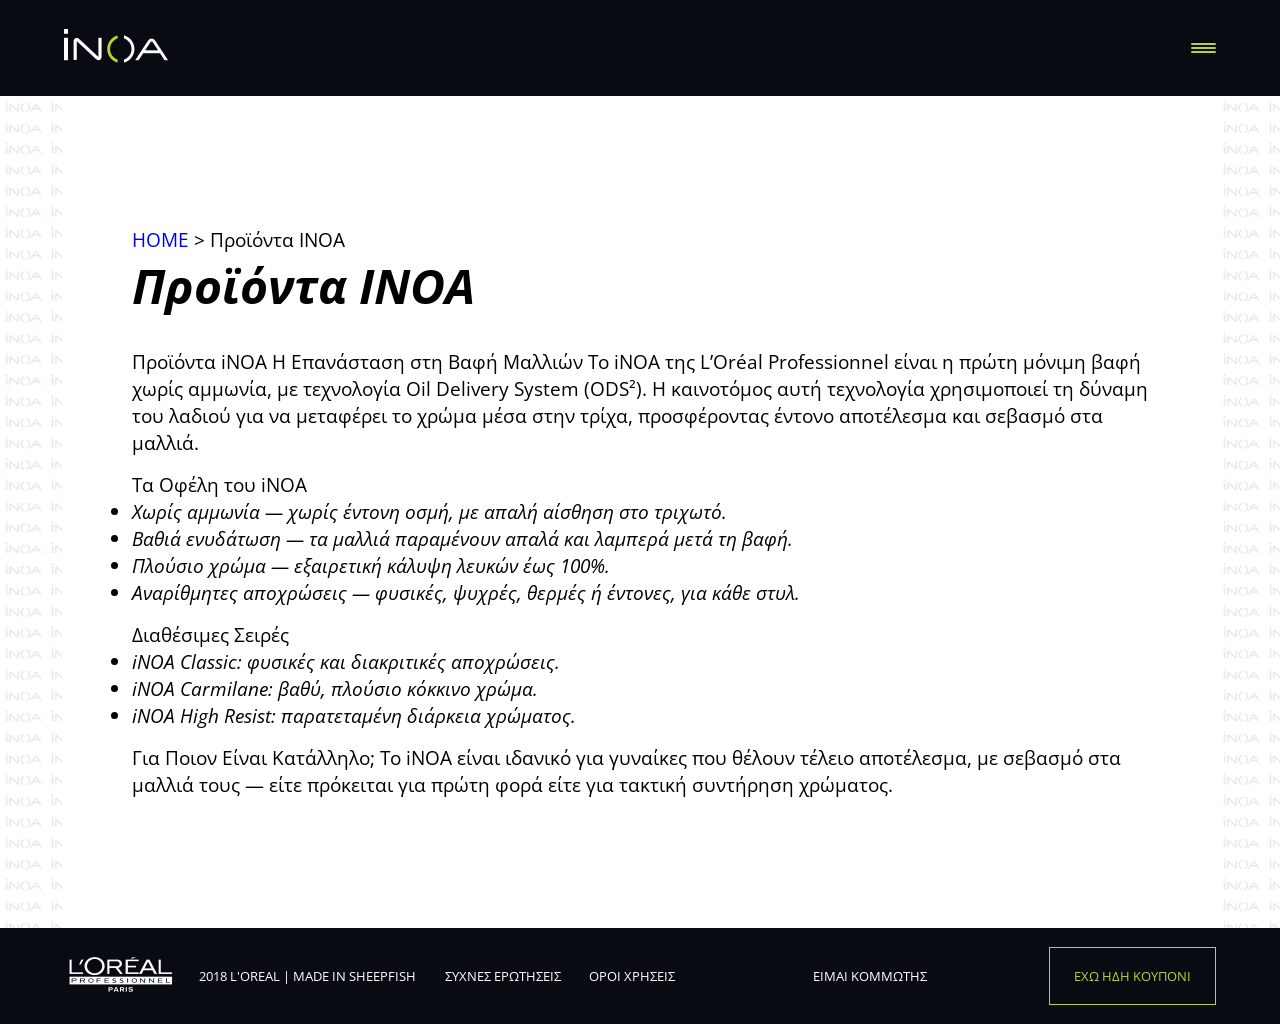
<file: proionta.html>
<!DOCTYPE html>
<html lang="en">
  <head>
    <meta charset="UTF-8" />
    <meta name="viewport" content="width=device-width, initial-scale=1.0" />
    <title>Προϊόντα ΙΝΟΑ</title>
    <link rel="preconnect" href="https://fonts.googleapis.com" />
    <link rel="preconnect" href="https://fonts.gstatic.com" crossorigin />
    <link
      href="https://fonts.googleapis.com/css2?family=Open+Sans:ital,wght@0,300..800;1,300..800&display=swap"
      rel="stylesheet"
    />
    <link rel="stylesheet" href="styleProionta.css" />
  </head>
  <body>
    <div class="main">
      <div class="header">
        <div class="content">
          <div class="logoImg">
            <a href="index.html"><img src="./assets/logo.png" /></a>
          </div>

          <div class="ddMenu">
            <div class="bar1"></div>
            <div class="bar2"></div>
            <div class="bar3"></div>
            <div class="dropdown-content">
              <a href="questions.html">Συχνές Ερωτήσεις</a>
              <a href="oroixrhshs.html">Όροι χρήσης</a>
              <a href="couponOwner.html">Έχω ήδη κουπόνι</a>
              <a href="proionta.html"
                >Προϊόντα
                <img
                  src="assets/menu/logo.png"
                  style="height: 20px; margin-left: 20px; margin-top: 5px;"
              /></a>
              <a href="vafes.html">Πως να διαλέξω βαφή μαλλιών;</a>
              <a href="hairstylist.html">Είμαι κομμωτής</a>
              <a
                href="deleteData.html"
                style="color: #b5d344; font-size: 0.8em;"
                >ΔΙΑΓΡΑΦΗ ΤΩΝ ΣΤΟΙΧΕΙΩΝ ΜΟΥ</a
              >
            </div>
          </div>
        </div>
      </div>
      <!-- telos header -->
      <div class="container">
        <p class="bg"></p>
        <div class="article">
          <a href="index.html"> HOME</a> > Προϊόντα ΙΝΟΑ
          <h1>Προϊόντα ΙΝΟΑ</h1>
          Προϊόντα iNOA Η Επανάσταση στη Βαφή Μαλλιών Το iNOA της L’Oréal
          Professionnel είναι η πρώτη μόνιμη βαφή χωρίς αμμωνία, με τεχνολογία
          Oil Delivery System (ODS²). Η καινοτόμος αυτή τεχνολογία χρησιμοποιεί
          τη δύναμη του λαδιού για να μεταφέρει το χρώμα μέσα στην τρίχα,
          προσφέροντας έντονο αποτέλεσμα και σεβασμό στα μαλλιά.
          <p>Τα Οφέλη του iNOA</p>
          <ul>
            <li>
              Χωρίς αμμωνία — χωρίς έντονη οσμή, με απαλή αίσθηση στο τριχωτό.
            </li>
            <li>
              Βαθιά ενυδάτωση — τα μαλλιά παραμένουν απαλά και λαμπερά μετά τη
              βαφή.
            </li>
            <li>Πλούσιο χρώμα — εξαιρετική κάλυψη λευκών έως 100%.</li>
            <li>
              Αναρίθμητες αποχρώσεις — φυσικές, ψυχρές, θερμές ή έντονες, για
              κάθε στυλ.
            </li>
          </ul>
          <p>Διαθέσιμες Σειρές</p>
          <ul>
            <li>iNOA Classic: φυσικές και διακριτικές αποχρώσεις.</li>
            <li>iNOA Carmilane: βαθύ, πλούσιο κόκκινο χρώμα.</li>
            <li>iNOA High Resist: παρατεταμένη διάρκεια χρώματος.</li>
          </ul>
          <p>
            Για Ποιον Είναι Κατάλληλο; Το iNOA είναι ιδανικό για γυναίκες που
            θέλουν τέλειο αποτέλεσμα, με σεβασμό στα μαλλιά τους — είτε
            πρόκειται για πρώτη φορά είτε για τακτική συντήρηση χρώματος.
          </p>
        </div>
        <p class="bg"></p>
      </div>
      <div class="footer">
        <div class="content">
          <div class="logoImg">
            <a href="index.html"><img src="./assets/loreal_logo.png" /></a>
          </div>
          <div class="#">2018 L'OREAL | MADE IN SHEEPFISH</div>
          <div class="questions">
            <a href="questions.html">ΣΥΧΝΕΣ ΕΡΩΤΗΣΕΙΣ</a>
          </div>
          <div class="termsOfUse">
            <a href="oroixrhshs.html">ΟΡΟΙ ΧΡΗΣΕΙΣ</a>
          </div>
          <div class="hairstylist">
            <a href="hairstylist.html">ΕΙΜΑΙ ΚΟΜΜΩΤΗΣ</a>
          </div>
          <div class="couponOwner">
            <a href="couponOwner.html">ΕΧΩ ΗΔΗ ΚΟΥΠΟΝΙ</a>
          </div>
        </div>
      </div>
    </div>
  </body>
</html>
</file>
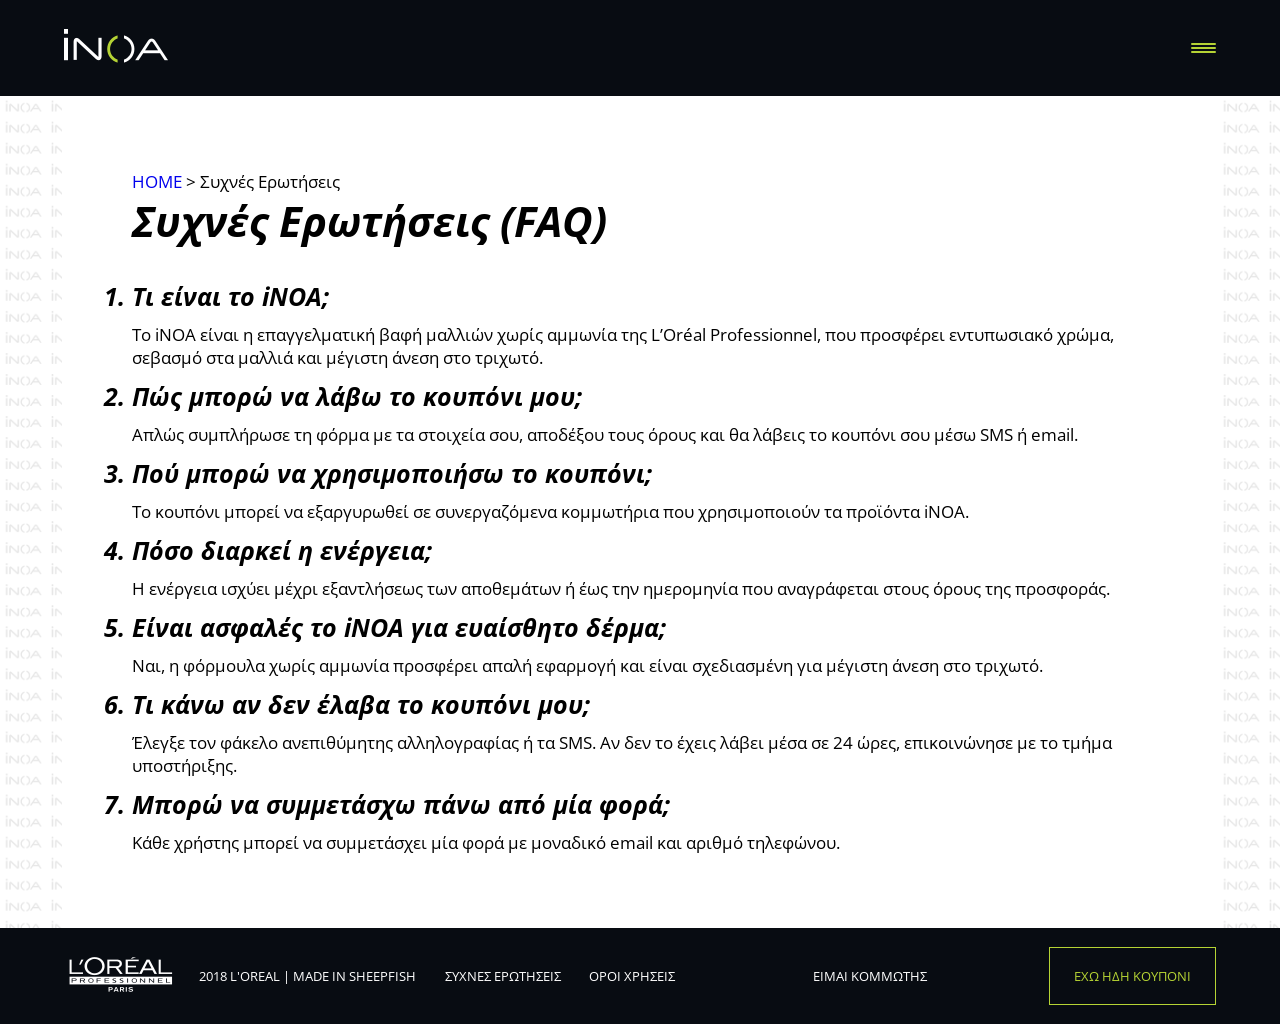
<file: questions.html>
<!DOCTYPE html>
<html lang="en">
  <head>
    <meta charset="UTF-8" />
    <meta name="viewport" content="width=device-width, initial-scale=1.0" />
    <title>Συχνές Ερωτήσεις</title>
    <link rel="preconnect" href="https://fonts.googleapis.com" />
    <link rel="preconnect" href="https://fonts.gstatic.com" crossorigin />
    <link
      href="https://fonts.googleapis.com/css2?family=Open+Sans:ital,wght@0,300..800;1,300..800&display=swap"
      rel="stylesheet"
    />
    <link rel="stylesheet" href="styleQuestions.css" />
  </head>
  <body>
    <div class="main">
      <div class="header">
        <div class="content">
          <div class="logoImg">
            <a href="index.html"><img src="./assets/logo.png" /></a>
          </div>

          <div class="ddMenu">
            <div class="bar1"></div>
            <div class="bar2"></div>
            <div class="bar3"></div>
            <div class="dropdown-content">
              <a href="questions.html">Συχνές Ερωτήσεις</a>
              <a href="oroixrhshs.html">Όροι χρήσης</a>
              <a href="couponOwner.html">Έχω ήδη κουπόνι</a>
              <a href="proionta.html"
                >Προϊόντα
                <img
                  src="assets/menu/logo.png"
                  style="height: 20px; margin-left: 20px; margin-top: 5px;"
              /></a>
              <a href="vafes.html">Πως να διαλέξω βαφή μαλλιών;</a>
              <a href="hairstylist.html">Είμαι κομμωτής</a>
              <a
                href="deleteData.html"
                style="color: #b5d344; font-size: 0.8em;"
                >ΔΙΑΓΡΑΦΗ ΤΩΝ ΣΤΟΙΧΕΙΩΝ ΜΟΥ</a
              >
            </div>
          </div>
        </div>
      </div>
      <!-- telos header -->
      <div class="container">
        <p class="bg"></p>
        <div class="article">
          <a href="index.html"> HOME</a> > Συχνές Ερωτήσεις
          <h1>Συχνές Ερωτήσεις (FAQ)</h1>
          <ol>
            <li>Τι είναι το iNOA;</li>
            <label
              >Το iNOA είναι η επαγγελματική βαφή μαλλιών χωρίς αμμωνία της
              L’Oréal Professionnel, που προσφέρει εντυπωσιακό χρώμα, σεβασμό
              στα μαλλιά και μέγιστη άνεση στο τριχωτό.</label
            >
            <li>Πώς μπορώ να λάβω το κουπόνι μου;</li>
            <label
              >Απλώς συμπλήρωσε τη φόρμα με τα στοιχεία σου, αποδέξου τους όρους
              και θα λάβεις το κουπόνι σου μέσω SMS ή email.
            </label>
            <li>Πού μπορώ να χρησιμοποιήσω το κουπόνι;</li>
            <label
              >Το κουπόνι μπορεί να εξαργυρωθεί σε συνεργαζόμενα κομμωτήρια που
              χρησιμοποιούν τα προϊόντα iNOA.</label
            >
            <li>Πόσο διαρκεί η ενέργεια;</li>
            <label
              >Η ενέργεια ισχύει μέχρι εξαντλήσεως των αποθεμάτων ή έως την
              ημερομηνία που αναγράφεται στους όρους της προσφοράς.</label
            >
            <li>Είναι ασφαλές το iNOA για ευαίσθητο δέρμα;</li>
            <label
              >Ναι, η φόρμουλα χωρίς αμμωνία προσφέρει απαλή εφαρμογή και είναι
              σχεδιασμένη για μέγιστη άνεση στο τριχωτό.</label
            >
            <li>Τι κάνω αν δεν έλαβα το κουπόνι μου;</li>
            <label
              >Έλεγξε τον φάκελο ανεπιθύμητης αλληλογραφίας ή τα SMS. Αν δεν το
              έχεις λάβει μέσα σε 24 ώρες, επικοινώνησε με το τμήμα
              υποστήριξης.</label
            >
            <li>Μπορώ να συμμετάσχω πάνω από μία φορά;</li>
            <label
              >Κάθε χρήστης μπορεί να συμμετάσχει μία φορά με μοναδικό email και
              αριθμό τηλεφώνου.</label
            >
          </ol>
        </div>
        <p class="bg"></p>
      </div>
      <div class="footer">
        <div class="content">
          <div class="logoImg">
            <a href="index.html"><img src="./assets/loreal_logo.png" /></a>
          </div>
          <div class="#">2018 L'OREAL | MADE IN SHEEPFISH</div>
          <div class="questions">
            <a href="questions.html">ΣΥΧΝΕΣ ΕΡΩΤΗΣΕΙΣ</a>
          </div>
          <div class="termsOfUse">
            <a href="oroixrhshs.html">ΟΡΟΙ ΧΡΗΣΕΙΣ</a>
          </div>
          <div class="hairstylist">
            <a href="hairstylist.html">ΕΙΜΑΙ ΚΟΜΜΩΤΗΣ</a>
          </div>
          <div class="couponOwner">
            <a href="couponOwner.html">ΕΧΩ ΗΔΗ ΚΟΥΠΟΝΙ</a>
          </div>
        </div>
      </div>
    </div>
  </body>
</html>
</file>
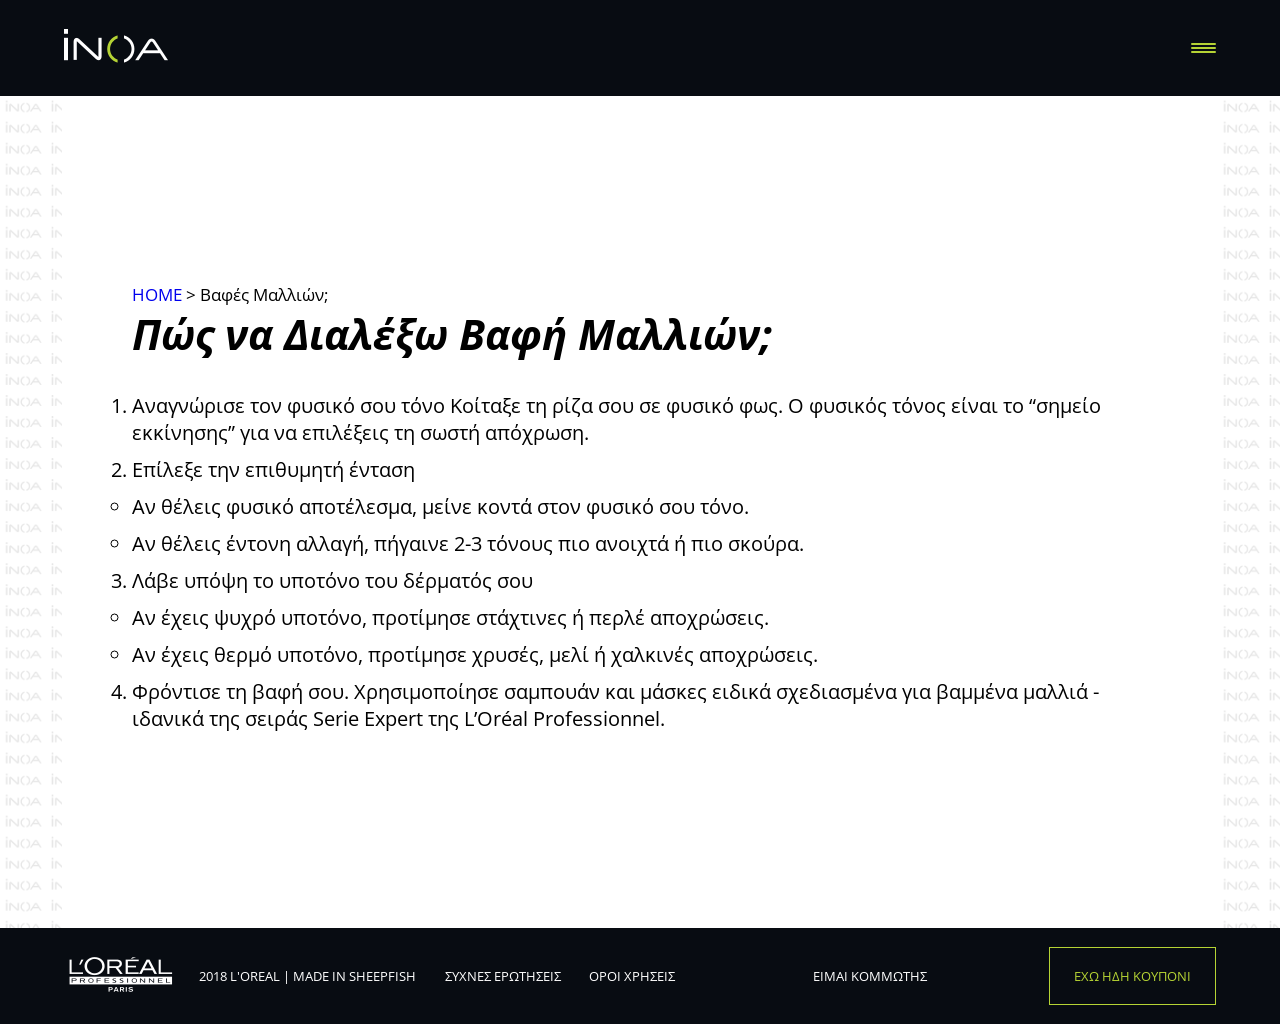
<file: vafes.html>
<!DOCTYPE html>
<html lang="en">
  <head>
    <meta charset="UTF-8" />
    <meta name="viewport" content="width=device-width, initial-scale=1.0" />
    <title>Bαφή Μαλλιών;</title>
    <link rel="preconnect" href="https://fonts.googleapis.com" />
    <link rel="preconnect" href="https://fonts.gstatic.com" crossorigin />
    <link
      href="https://fonts.googleapis.com/css2?family=Open+Sans:ital,wght@0,300..800;1,300..800&display=swap"
      rel="stylesheet"
    />
    <link rel="stylesheet" href="styleVafes.css" />
  </head>
  <body>
    <div class="main">
      <div class="header">
        <div class="content">
          <div class="logoImg">
            <a href="index.html"><img src="./assets/logo.png" /></a>
          </div>

          <div class="ddMenu">
            <div class="bar1"></div>
            <div class="bar2"></div>
            <div class="bar3"></div>
            <div class="dropdown-content">
              <a href="questions.html">Συχνές Ερωτήσεις</a>
              <a href="oroixrhshs.html">Όροι χρήσης</a>
              <a href="couponOwner.html">Έχω ήδη κουπόνι</a>
              <a href="proionta.html"
                >Προϊόντα
                <img
                  src="assets/menu/logo.png"
                  style="height: 20px; margin-left: 20px; margin-top: 5px;"
              /></a>
              <a href="vafes.html">Πως να διαλέξω βαφή μαλλιών;</a>
              <a href="hairstylist.html">Είμαι κομμωτής</a>
              <a
                href="deleteData.html"
                style="color: #b5d344; font-size: 0.8em;"
                >ΔΙΑΓΡΑΦΗ ΤΩΝ ΣΤΟΙΧΕΙΩΝ ΜΟΥ</a
              >
            </div>
          </div>
        </div>
      </div>
      <!-- telos header -->
      <div class="container">
        <p class="bg"></p>
        <div class="article">
          <a href="index.html"> HOME</a> > Βαφές Μαλλιών;
          <h1>Πώς να Διαλέξω Βαφή Μαλλιών;</h1>
          <ol>
            <li>
              Αναγνώρισε τον φυσικό σου τόνο Κοίταξε τη ρίζα σου σε φυσικό φως.
              Ο φυσικός τόνος είναι το “σημείο εκκίνησης” για να επιλέξεις τη
              σωστή απόχρωση.
            </li>
            <li>Επίλεξε την επιθυμητή ένταση</li>
            <ul>
              <li>
                Αν θέλεις φυσικό αποτέλεσμα, μείνε κοντά στον φυσικό σου τόνο.
              </li>
              <li>
                Αν θέλεις έντονη αλλαγή, πήγαινε 2-3 τόνους πιο ανοιχτά ή πιο
                σκούρα.
              </li>
            </ul>
            <li>Λάβε υπόψη το υποτόνο του δέρματός σου</li>
            <ul>
              <li>
                Αν έχεις ψυχρό υποτόνο, προτίμησε στάχτινες ή περλέ αποχρώσεις.
              </li>
              <li>
                Αν έχεις θερμό υποτόνο, προτίμησε χρυσές, μελί ή χαλκινές
                αποχρώσεις.
              </li>
            </ul>
            <li>
              Φρόντισε τη βαφή σου. Χρησιμοποίησε σαμπουάν και μάσκες ειδικά
              σχεδιασμένα για βαμμένα μαλλιά - ιδανικά της σειράς Serie Expert
              της L’Oréal Professionnel.
            </li>
          </ol>
        </div>
        <p class="bg"></p>
      </div>
      <div class="footer">
        <div class="content">
          <div class="logoImg">
            <a href="index.html"><img src="./assets/loreal_logo.png" /></a>
          </div>
          <div class="#">2018 L'OREAL | MADE IN SHEEPFISH</div>
          <div class="questions">
            <a href="questions.html">ΣΥΧΝΕΣ ΕΡΩΤΗΣΕΙΣ</a>
          </div>
          <div class="termsOfUse">
            <a href="oroixrhshs.html">ΟΡΟΙ ΧΡΗΣΕΙΣ</a>
          </div>
          <div class="hairstylist">
            <a href="hairstylist.html">ΕΙΜΑΙ ΚΟΜΜΩΤΗΣ</a>
          </div>
          <div class="couponOwner">
            <a href="couponOwner.html">ΕΧΩ ΗΔΗ ΚΟΥΠΟΝΙ</a>
          </div>
        </div>
      </div>
    </div>
  </body>
</html>
</file>
<file: styleIndex.css>
* {
  margin: 0;
  padding: 0;
  /* border: 1px solid red; */
}

body {
  font-family: "Open Sans", sans-serif;
}

.main {
  height: 1024px;
  display: grid;
  grid-template-rows: 96px 1fr 96px;
  font-size: 0.8em;
  width: 100vw;
  background-color: white;
}
/* ===============.header  */
.header {
  display: grid;
  place-items: center;
  background-color: #080c12;
}

.logoImg {
  justify-self: start;
}
.ddMenu {
  justify-self: end;
  align-self: center;
  padding: 41px 0 41px 100px;
}

.ddMenu:hover {
  cursor: pointer;
}

.bar1,
.bar2,
.bar3 {
  width: 25px;
  height: 2px;
  background-color: #b5d334;
  border-radius: 2px;
  margin: 2px 0;
}

.header .content {
  display: grid;
  grid-template-columns: 1fr 1fr;
  width: 90%;
  margin-left: 5%;
  max-width: 1156px;
  align-items: center;
}

/*===============.dropdown*/

.dropdown-content {
  display: none;
  grid-template-columns: 1fr 1156px 1fr;
  grid-template-rows: repeat(7, auto);
  background-image: url(./assets/bg-inoa.png);
  background-repeat: repeat;
  background-size: 100px;
  z-index: 100;
  font-size: 1.5em;
  font-weight: bold;
  font-style: italic;
  position: fixed;
  top: 96px;
  left: 0;
  width: 100vw;
  height: calc(100vh - 96px);
}

.dropdown-content a {
  color: black;
  padding: 12px 16px;
  text-decoration: none;
  display: block;
  color: white;
  grid-column: 2/4;
}

.ddMenu:hover .dropdown-content {
  display: grid;
}

.dropdown-content a:hover {
  color: #b5d334;
}

/* ===============.container  */
.container {
  display: grid;
  grid-template-columns: 1fr repeat(10, 125px) 1fr;
  grid-template-rows: 1fr 1fr;
}

.backImg {
  grid-column: 1/8;
  grid-row: 1/3;
  background-image: url(./assets/header-photo.png);
  background-repeat: no-repeat;
  background-size: cover;
}

.green {
  grid-column: 6/13;
  grid-row: 1/2;
  background-color: #b5d334;
}

.backPat {
  grid-column: 5/13;
  grid-row: 1/3;
  background-image: url(./assets/group-3x.png);
  background-repeat: no-repeat;
  background-size: cover;
  margin: 24px 0px;
}
/* ===============.wrapper  */
.wrapper {
  grid-column: 8/12;
  grid-row: 1/3;
  color: white;
}

.steps {
  margin-top: 165px;
  margin-bottom: 1em;
  display: grid;
  grid-template-columns: repeat(3, 1fr);
}
.step {
  padding: 5px 0;
}

#step1 {
  border-bottom: 4px solid #b5d334;
}

#step2 {
  text-align: center;
  border-bottom: 4px solid white;
}
#step3 {
  text-align: right;
  border-bottom: 4px solid white;
}

.bar {
  width: 95%;
  padding: 1.2rem 0.7rem;
  border-radius: 0.2rem;
  margin-bottom: 15px;
  border: 1px solid #ccc;
}

input:focus {
  border: none;
}

.checkbox-group {
  margin-bottom: 5em;
}

.checkbox {
  margin-top: 1em;
}

#terms,
#termsSms,
#termsEmail {
  margin-right: 1rem;
}

.submit {
  display: grid;
}

.submit button {
  background-color: #b5d334;
  color: white;
  border: none;
  padding: 1.2rem 1.6rem;
  cursor: pointer;
  font-weight: bold;
  text-align: right;
  margin-left: auto;
}
/* ===============.footer  */
.footer {
  width: 100vw;
  display: grid;
  place-items: center;
  background-color: #080c12;
}

.footer .content {
  display: grid;
  grid-template-columns: 1fr 3fr 1.5fr 1.5fr 4fr 2fr;
  color: white;
  text-align: center;
  align-items: center;
  width: 90%;
  margin-left: 5%;
  max-width: 1156px;
}

.footer .content a {
  color: white;
  text-decoration: none;
  padding: 0.4em;
}

.footer .content .couponOwner {
  justify-self: end;
}

.footer .content .couponOwner a {
  color: #b5d334;
  text-decoration: none;
  padding: 1.2rem 1.5rem;
  border: 1px solid #b5d334;
}

.footer .content .space {
  display: grid;
  grid-template-columns: 1fr 8fr 1fr;
}

@media screen and (max-width: 1230px) {
  .container {
    display: grid;
    grid-template-columns: 1fr repeat(10, 108px) 1fr;
  }
  .footer .content .couponOwner a {
    padding: 1.2rem 1.4rem;
  }
}

@media screen and (max-width: 992px) {
  .header {
    place-items: unset;
  }

  .header .content {
    width: 74%;
  }

  .container {
    display: grid;
    grid-template-columns: 1fr repeat(10, 118px) 1fr;
  }
  .wrapper {
    grid-column: 7/10;
  }

  .checkbox-group {
    margin-bottom: 2em;
  }

  #terms,
  #termsSms,
  #termsEmail {
    margin-right: 0.1rem;
  }

  .footer .content .couponOwner a {
    padding: 1.2rem 0.4rem;
  }
}

@media screen and (max-width: 768px) {
  .footer .content .couponOwner a {
    padding: 1.2rem 0.1rem;
  }

  .main {
    display: block;
  }

  .header {
    place-items: unset;
  }

  .header .content {
    width: 90%;
  }

  .container {
    display: grid;
    grid-template-columns: 100%;
    grid-template-rows: 0.65fr 1fr;
  }

  .green {
    grid-column: 1/2;
    grid-row: 2/3;
    height: calc(100% - 30px);
  }

  .backImg {
    grid-column: 1/2;
    grid-row: 1/2;
    background-image: url(./assets/header-photo-mob.jpg);
    background-position: center;
  }
  .backPat {
    grid-column: 1/2;
    grid-row: 2/3;
  }

  .wrapper {
    grid-column: 1/2;
    grid-row: 2/3;
  }
  .steps {
    margin-top: 4rem;
    margin-bottom: 1em;
    display: grid;
    grid-template-columns: repeat(3, 1fr);
    width: 90%;
    margin-left: 5%;
  }

  .bar {
    width: 85%;
    margin-left: 5%;
  }

  .checkbox {
    margin-top: 1em;
    margin-left: 32px;
  }

  .checkbox-group {
    margin-bottom: 5em;
  }

  .submit button {
    margin: auto;
  }

  .backPat {
    background-image: url(./assets/bg-inoa.png);
    background-repeat: repeat;
    background-size: 100px;
    margin-top: 24px;
    height: 100%;
  }

  .footer .content {
    grid-template-columns: 1fr;
    grid-template-rows: 1fr 1fr 1fr 1fr 1fr 1fr;
    margin-top: 30px;
    padding-bottom: 40px;
  }

  .logoImg {
    justify-self: unset;
  }
  .footer .content .couponOwner {
    justify-self: unset;
  }
}
@media screen and (max-width: 576px) {
  .main {
    display: block;
  }

  .header {
    place-items: unset;
  }
  .header .content {
    width: 90%;
  }

  .container {
    display: grid;
    grid-template-columns: 100%;
    grid-template-rows: 0.65fr 1fr;
  }

  .green {
    grid-column: 1/2;
    grid-row: 2/3;
    height: calc(100% - 30px);
  }

  .backImg {
    grid-column: 1/2;
    grid-row: 1/2;
    background-image: url(./assets/header-photo-mob.jpg);
  }
  .backPat {
    grid-column: 1/2;
    grid-row: 2/3;
  }

  .wrapper {
    grid-column: 1/2;
    grid-row: 2/3;
  }
  .steps {
    margin-top: 4rem;
    margin-bottom: 1em;
    display: grid;
    grid-template-columns: repeat(3, 1fr);
    max-width: 100%;
  }

  .checkbox {
    margin-top: 1em;
    margin-left: 32px;
  }

  .checkbox-group {
    margin-bottom: 5em;
  }

  .submit button {
    margin: auto;
  }

  .backPat {
    background-image: url(./assets/bg-inoa.png);
    background-repeat: repeat;
    background-size: 100px;
    margin-top: 24px;
    height: 100%;
  }

  .footer .content {
    grid-template-columns: 1fr;
    grid-template-rows: 1fr 1fr 1fr 1fr 1fr 1fr;
    margin-top: 30px;
    padding-bottom: 40px;
  }

  .logoImg {
    justify-self: unset;
  }
  .footer .content .couponOwner {
    justify-self: unset;
  }
}
</file>
<file: styleCouponOwner.css>
* {
  margin: 0;
  padding: 0;
  /* border: 1px solid red; */
}

body {
  font-family: "Open Sans", sans-serif;
}

.main {
  height: 1024px;
  display: grid;
  grid-template-rows: 96px 1fr 96px;
  font-size: 0.8em;
  width: 100vw;
  background-color: white;
}
/* ===============.header  */
.header {
  display: grid;
  place-items: center;
  background-color: #080c12;
}

.header .content {
  display: grid;
  grid-template-columns: 1fr 1fr;
  width: 90%;
  max-width: 1156px;
  align-items: center;
}

.logoImg {
  justify-self: start;
}
.ddMenu {
  justify-self: end;
  align-self: center;
  padding: 41px 0 41px 100px;
}

.ddMenu:hover {
  cursor: pointer;
}

.bar1,
.bar2,
.bar3 {
  width: 25px;
  height: 2px;
  background-color: #b5d334;
  border-radius: 2px;
  margin: 2px 0;
}

/*===============.dropdown*/

.dropdown-content {
  display: none;
  grid-template-columns: 1fr 1156px 1fr;
  grid-template-rows: repeat(7, auto);
  background-image: url(./assets/bg-inoa.png);
  background-repeat: repeat;
  background-size: 100px;
  z-index: 100;
  font-size: 1.5em;
  font-weight: bold;
  font-style: italic;
  position: fixed;
  top: 96px;
  left: 0;
  width: 100vw;
  height: calc(100vh - 96px);
}

.dropdown-content a {
  color: black;
  padding: 12px 16px;
  text-decoration: none;
  display: block;
  color: white;
  grid-column: 2/4;
}

.ddMenu:hover .dropdown-content {
  display: grid;
}

.dropdown-content a:hover {
  color: #b5d334;
}

/* ===============.container  */

.bg {
  background-image: url(./assets/menu/menu_bg_black.png);
  background-repeat: repeat;
  background-size: 550px;
  opacity: 0.1;
  width: 100%;
  height: 100%;
}

.container {
  display: grid;
  place-items: center;
  grid-template-columns: auto 1156px auto;
}

.article {
  font-size: 1.3em;
  padding: 70px;
}

.article a {
  text-decoration: none;
}

.article h1 {
  font-style: italic;
  font-size: 2.5em;
  margin-bottom: 20px;
}

.article li {
  font-style: italic;
  font-size: 1.2em;
}

.article label {
  font-style: italic;
  font-size: 1.2em;
  font-weight: bold;
}

li {
  margin: 5px 0;
}

ul,
ol {
  margin-top: 20px;
}

/* ===============.footer  */
.footer {
  width: 100vw;
  display: grid;
  place-items: center;
  background-color: #080c12;
}

.footer .content {
  display: grid;
  grid-template-columns: 1fr 3fr 1.5fr 1.5fr 4fr 2fr;
  color: white;
  text-align: center;
  align-items: center;
  width: 90%;
  max-width: 1156px;
}

.footer .content a {
  color: white;
  text-decoration: none;
  padding: 0.4em;
}

.footer .content .couponOwner {
  justify-self: end;
}

.footer .content .couponOwner a {
  color: #b5d334;
  text-decoration: none;
  padding: 1.2rem 1.5rem;
  border: 1px solid #b5d334;
}

.footer .content .space {
  display: grid;
  grid-template-columns: 1fr 8fr 1fr;
}

@media screen and (max-width: 1230px) {
  .footer .content .couponOwner a {
    padding: 1.2rem 1.4rem;
  }
}

@media screen and (max-width: 992px) {
  .header {
    place-items: unset;
  }

  .header .content {
    margin-left: 5%;
  }

  .container {
    grid-template-columns: unset;
  }
  .bg {
    display: none;
  }

  .footer .content .couponOwner a {
    padding: 1.2rem 0.4rem;
  }
}

@media screen and (max-width: 768px) {
  .footer .content .couponOwner a {
    padding: 1.2rem 0.1rem;
  }

  .main {
    display: block;
  }

  .header {
    place-items: unset;
  }

  .container {
    display: grid;
    grid-template-columns: 100%;
  }

  .green {
    grid-column: 1/2;
    grid-row: 2/3;
    height: calc(100% - 30px);
  }

  .backImg {
    grid-column: 1/2;
    grid-row: 1/2;
    background-image: url(./assets/header-photo-mob.jpg);
  }
  .backPat {
    grid-column: 1/2;
    grid-row: 2/3;
  }

  .wrapper {
    grid-column: 1/2;
    grid-row: 2/3;
  }
  .steps {
    margin-top: 4rem;
    margin-bottom: 1em;
    display: grid;
    grid-template-columns: repeat(3, 1fr);
    width: 86%;
    margin-left: 43px;
  }

  .bar {
    width: 83%;
    margin-left: 42px;
  }

  .checkbox {
    margin-top: 1em;
    margin-left: 32px;
  }

  .checkbox-group {
    margin-bottom: 5em;
  }

  .submit button {
    margin: auto;
  }

  .backPat {
    background-image: url("assets/bg-inoa.png");
    background-repeat: repeat;
    background-size: 100px;
    margin-top: 24px;
    height: 100%;
  }

  .footer .content {
    grid-template-columns: 1fr;
    grid-template-rows: 1fr 1fr 1fr 1fr 1fr 1fr;
    margin-top: 30px;
    padding-bottom: 40px;
  }

  .logoImg {
    justify-self: unset;
  }
  .footer .content .couponOwner {
    justify-self: unset;
  }
}
@media screen and (max-width: 576px) {
  .main {
    display: block;
  }

  .header {
    place-items: unset;
  }

  .container {
    display: grid;
    grid-template-columns: 100%;
  }

  .green {
    grid-column: 1/2;
    grid-row: 2/3;
    height: calc(100% - 30px);
  }

  .backImg {
    grid-column: 1/2;
    grid-row: 1/2;
    background-image: url(./assets/header-photo-mob.jpg);
  }
  .backPat {
    grid-column: 1/2;
    grid-row: 2/3;
  }

  .wrapper {
    grid-column: 1/2;
    grid-row: 2/3;
  }
  .steps {
    margin-top: 4rem;
    margin-bottom: 1em;
    display: grid;
    grid-template-columns: repeat(3, 1fr);
    width: 500px;
    margin-left: 43px;
  }

  .bar {
    width: 83%;
    margin-left: 42px;
  }

  .checkbox {
    margin-top: 1em;
    margin-left: 32px;
  }

  .checkbox-group {
    margin-bottom: 5em;
  }

  .submit button {
    margin: auto;
  }

  .backPat {
    background-image: url("assets/bg-inoa.png");
    background-repeat: repeat;
    background-size: 100px;
    margin-top: 24px;
    height: 100%;
  }

  .footer .content {
    grid-template-columns: 1fr;
    grid-template-rows: 1fr 1fr 1fr 1fr 1fr 1fr;
    margin-top: 30px;
    padding-bottom: 40px;
  }

  .logoImg {
    justify-self: unset;
  }
  .footer .content .couponOwner {
    justify-self: unset;
  }
}
</file>
<file: styleD_step_2.css>
* {
  margin: 0;
  padding: 0;
  /* border: 1px solid red; */
}

body {
  font-family: "Open Sans", sans-serif;
}

.main {
  height: 2848px;
  display: grid;
  grid-template-rows: 96px 830px 2000px 96px;
  font-size: 0.8em;
  width: 100vw;
  background-color: white;
}
/* ===============.header  */
.header {
  display: grid;
  place-items: center;
  background-color: #080c12;
}

.logoImg {
  justify-self: start;
}
.ddMenu {
  justify-self: end;
  align-self: center;
  padding: 41px 0 41px 100px;
}

.ddMenu:hover {
  cursor: pointer;
}

.bar1,
.bar2,
.bar3 {
  width: 25px;
  height: 2px;
  background-color: #b5d334;
  border-radius: 2px;
  margin: 2px 0;
}

.header .content {
  display: grid;
  grid-template-columns: 1fr 1fr;
  width: 90%;
  max-width: 1156px;
  align-items: center;
}

/*===============.dropdown*/

.dropdown-content {
  display: none;
  grid-template-columns: 1fr 1156px 1fr;
  grid-template-rows: repeat(7, auto);
  background-image: url(./assets/bg-inoa.png);
  background-repeat: repeat;
  background-size: 100px;
  z-index: 100;
  font-size: 1.5em;
  font-weight: bold;
  font-style: italic;
  position: fixed;
  top: 96px;
  left: 0;
  width: 100vw;
  height: calc(100vh - 96px);
}

.dropdown-content a {
  color: black;
  padding: 12px 16px;
  text-decoration: none;
  display: block;
  color: white;
  grid-column: 2/4;
}

.ddMenu:hover .dropdown-content {
  display: grid;
}

.dropdown-content a:hover {
  color: #b5d334;
}

/* ===============.container  */
.container {
  display: grid;
  grid-template-columns: 1fr repeat(10, 115px) 1fr;
  grid-template-rows: 1fr 1fr;
}

.backImg {
  grid-column: 1/8;
  grid-row: 1/3;
  background-image: url(./assets/header-photo.png);
  background-repeat: no-repeat;
  background-size: cover;
}

.green {
  grid-column: 6/13;
  grid-row: 1/2;
  background-color: #b5d334;
}

.backPat {
  grid-column: 5/13;
  grid-row: 1/3;
  background-image: url(./assets/group-3x.png);
  background-repeat: no-repeat;
  background-size: cover;
  margin: 24px 0px;
}
/* ===============.wrapper  */
.wrapper {
  grid-column: 8/12;
  grid-row: 1/3;
  color: white;
}

.steps {
  margin-top: 165px;
  margin-bottom: 1em;
  display: grid;
  grid-template-columns: repeat(3, 1fr);
}
.step {
  padding: 5px 0;
}

#step1 {
  border-bottom: 4px solid #b5d334;
}

#step2 {
  text-align: center;
  border-bottom: 4px solid #b5d334;
}
#step3 {
  text-align: right;
  border-bottom: 4px solid white;
}

.bar {
  width: 95%;
  padding: 1.2rem 0.7rem;
  border-radius: 0.2rem;
  margin-bottom: 15px;
  border: 1px solid #ccc;
}

input:focus {
  border: none;
}

.congrats h2 {
  margin-top: 35px;
  font-size: 3.5em;
  font-style: italic;
}

.congrats p {
  margin-top: 35px;
}

.submit {
  display: grid;
}

.congrats .inputs {
  margin-top: 35px;
}

.submit button {
  background-color: #b5d334;
  color: white;
  border: none;
  padding: 1.2rem 1.6rem;
  cursor: pointer;
  font-weight: bold;
  text-align: right;
  margin-left: auto;
  margin-top: 50px;
}

.coupons {
  width: 100vw;
  text-align: center;
  margin: 0 20%;
  max-width: 1156px;
}

.couponsTitle {
  margin-top: 155px;
}

.couponContent {
  margin-top: 155px;
  display: grid;
  grid-template-columns: 1fr 1fr;
  grid-template-rows: 1fr 1fr 1fr 1fr;
  place-items: center;
}
.couponItem {
  /* background-color: plum;
  border: 1px solid red; */
  display: grid;
  grid-template-rows: 1fr auto;
  font-size: 1.2em;
  margin-bottom: 155px;
}

.couponItemImg {
  display: grid;
  grid-template-columns: 160px 350px;
  grid-template-rows: 1fr;
  place-items: flex-start;
  text-align: left;
}

.couponItemImg img {
  grid-column: 1/2;
  grid-row: 1/2;
}

.couponItemImg h3 {
  grid-column: 1/2;
  grid-row: 1/2;
  margin-top: 30px;
  margin-left: 20px;
  color: white;
  font-size: 3em;
  font-style: italic;
}

.couponItemImg .couponText {
  grid-column: 2/3;
  grid-row: 1/2;
  margin-top: 35px;
  margin-left: 45px;
  display: grid;
  grid-template-rows: 1fr 1fr;
}

.storeChoice {
  color: white;
  text-decoration: none;
  padding: 0.5rem 1rem;
  background-color: #080c12;
  justify-self: end;
  margin-top: 10px;
}

.couponItemAvail {
  margin-top: 1rem;
}

/* ===============.footer  */
.footer {
  width: 100vw;
  display: grid;
  place-items: center;
  background-color: #080c12;
}

.footer .content {
  display: grid;
  grid-template-columns: 1fr 3fr 1.5fr 1.5fr 4fr 2fr;
  color: white;
  text-align: center;
  align-items: center;
  width: 90%;
  max-width: 1156px;
}

.footer .content a {
  color: white;
  text-decoration: none;
  padding: 0.4em;
}

.footer .content .couponOwner {
  justify-self: end;
}

.footer .content .couponOwner a {
  color: #b5d334;
  text-decoration: none;
  padding: 1.2rem 1.5rem;
  border: 1px solid #b5d334;
}

.footer .content .space {
  display: grid;
  grid-template-columns: 1fr 8fr 1fr;
}

@media screen and (max-width: 1230px) {
  .footer .content .couponOwner a {
    padding: 1.2rem 1.4rem;
  }
  .coupons {
    width: 100vw;
    text-align: center;
    margin: 0 3%;
  }
}

@media screen and (max-width: 992px) {
  .main {
    grid-template-rows: 96px 1040px 3452px 96px;
  }

  .header {
    place-items: unset;
  }

  .header .content {
    margin-left: 5%;
    width: 75%;
  }

  .wrapper {
    grid-column: 7/10;
  }

  .checkbox-group {
    margin-bottom: 2em;
  }

  .coupons {
    margin: 0;
  }

  .couponContent {
    margin-top: 155px;
    display: grid;
    grid-template-columns: 1fr;
    grid-template-rows: repeat(8, 1fr);
    place-items: center;
  }

  .footer .content .couponOwner a {
    padding: 1.2rem 0.4rem;
  }
}

@media screen and (max-width: 768px) {
  .footer .content .couponOwner a {
    padding: 1.2rem 0.1rem;
  }

  .main {
    grid-template-rows: 96px 1040px 3452px 96px;
  }

  .header {
    place-items: unset;
  }

  .header .content {
    margin-left: 5%;
    width: 90%;
  }

  .container {
    display: grid;
    grid-template-columns: 100%;
    grid-template-rows: 0.65fr 1fr;
  }

  .green {
    grid-column: 1/2;
    grid-row: 2/3;
    height: calc(100% - 30px);
  }

  .backImg {
    grid-column: 1/2;
    grid-row: 1/2;
    background-image: url(./assets/header-photo-mob.jpg);
  }
  .backPat {
    grid-column: 1/2;
    grid-row: 2/3;
  }

  .wrapper {
    grid-column: 1/2;
    grid-row: 2/3;
  }
  .steps {
    margin-top: 4rem;
    margin-bottom: 1em;
    display: grid;
    grid-template-columns: repeat(3, 1fr);
    width: 90%;
    margin-left: 5%;
  }
  .congrats {
    max-width: 90%;
    margin-left: 9%;
  }

  .inputs p {
    max-width: 85%;
    text-align: center;
    margin-left: 10px;
  }

  .bar {
    width: 90%;
    margin-left: 0;
  }

  .backPat {
    background-image: url(./assets/bg-inoa.png);
    background-repeat: repeat;
    background-size: 100px;
    margin-top: 24px;
    height: 100%;
  }

  .coupons {
    width: unset;
  }

  .couponContent {
    margin-top: 155px;
    display: grid;
    grid-template-columns: 1fr;
    grid-template-rows: repeat(4, 1fr);
    place-items: center;
  }

  .footer {
    height: fit-content;
  }

  .footer .content {
    grid-template-columns: 1fr;
    grid-template-rows: 1fr 1fr 1fr 1fr 1fr 1fr;
    margin-top: 30px;
    padding-bottom: 40px;
  }

  .logoImg {
    justify-self: unset;
  }
  .footer .content .couponOwner {
    justify-self: unset;
  }
}
@media screen and (max-width: 576px) {
  .main {
    grid-template-rows: 96px 830px 3432px 96px;
  }

  .header {
    place-items: unset;
  }

  .container {
    display: grid;
    grid-template-columns: 100%;
  }

  .green {
    grid-column: 1/2;
    grid-row: 2/3;
    height: calc(100% - 30px);
  }

  .backImg {
    grid-column: 1/2;
    grid-row: 1/2;
    background-image: url(./assets/header-photo-mob.jpg);
  }
  .backPat {
    grid-column: 1/2;
    grid-row: 2/3;
  }

  .wrapper {
    grid-column: 1/2;
    grid-row: 2/3;
  }
  .steps {
    margin-top: 4rem;
    margin-bottom: 1em;
    display: grid;
    grid-template-columns: repeat(3, 1fr);
  }

  .bar {
    width: 87%;
    margin-left: 0;
  }

  .inputs p {
    max-width: 85%;
    text-align: center;
  }

  .backPat {
    background-image: url(./assets/bg-inoa.png);
    background-repeat: repeat;
    background-size: 100px;
    margin-top: 24px;
    height: 100%;
  }

  .coupons {
    width: 100vw;
    text-align: center;
    margin: unset;
    max-width: 100%;
  }

  .couponContent {
    margin-top: 155px;
    display: grid;
    grid-template-columns: 1fr;
    grid-template-rows: repeat(4, 1fr);
    place-items: center;
  }

  .footer .content {
    grid-template-columns: 1fr;
    grid-template-rows: 1fr 1fr 1fr 1fr 1fr 1fr;
    margin-top: 30px;
    padding-bottom: 40px;
  }

  .logoImg {
    justify-self: unset;
  }
  .footer .content .couponOwner {
    justify-self: unset;
  }
}
</file>
<file: styleD_step_3.css>
* {
  margin: 0;
  padding: 0;
  /* border: 1px solid red; */
}

body {
  font-family: "Open Sans", sans-serif;
}

.main {
  height: 1024px;
  display: grid;
  grid-template-rows: 96px 1fr 96px;
  font-size: 0.8em;
  width: 100vw;
  background-color: white;
}
/* ===============.header  */
.header {
  display: grid;
  place-items: center;
  background-color: #080c12;
}

.logoImg {
  justify-self: start;
}
.ddMenu {
  justify-self: end;
  align-self: center;
  padding: 41px 0 41px 100px;
}

.ddMenu:hover {
  cursor: pointer;
}

.bar1,
.bar2,
.bar3 {
  width: 25px;
  height: 2px;
  background-color: #b5d334;
  border-radius: 2px;
  margin: 2px 0;
}

.header .content {
  display: grid;
  grid-template-columns: 1fr 1fr;
  width: 90%;
  max-width: 1156px;
  align-items: center;
}

/*===============.dropdown*/

.dropdown-content {
  display: none;
  grid-template-columns: 1fr 1156px 1fr;
  grid-template-rows: repeat(7, auto);
  background-image: url(./assets/bg-inoa.png);
  background-repeat: repeat;
  background-size: 100px;
  z-index: 100;
  font-size: 1.5em;
  font-weight: bold;
  font-style: italic;
  position: fixed;
  top: 96px;
  left: 0;
  width: 100vw;
  height: calc(100vh - 96px);
}

.dropdown-content a {
  color: black;
  padding: 12px 16px;
  text-decoration: none;
  display: block;
  color: white;
  grid-column: 2/4;
}

.ddMenu:hover .dropdown-content {
  display: grid;
}

.dropdown-content a:hover {
  color: #b5d334;
}

/* ===============.container  */
.container {
  display: grid;
  grid-template-columns: 1fr repeat(10, 115px) 1fr;
  grid-template-rows: repeat(2, 1fr);
}

.backImg {
  grid-column: 1/8;
  grid-row: 1/3;
  background-image: url(./assets/header-map-3x.png);
  background-repeat: no-repeat;
  background-size: cover;
}

.green {
  grid-column: 6/13;
  grid-row: 1/2;
  background-color: #b5d334;
}

.backPat {
  grid-column: 5/13;
  grid-row: 1/3;
  background-image: url(./assets/group-3x.png);
  background-repeat: no-repeat;
  background-size: cover;
  margin: 24px 0px;
}
/* ===============.wrapper  */
.wrapper {
  grid-column: 8/12;
  grid-row: 1/3;
  color: white;
}

.steps {
  margin-top: 165px;
  margin-bottom: 1em;
  display: grid;
  grid-template-columns: repeat(3, 1fr);
}
.step {
  padding: 5px 0;
}

#step1 {
  border-bottom: 4px solid #b5d334;
}

#step2 {
  text-align: center;
  border-bottom: 4px solid #b5d334;
}
#step3 {
  text-align: right;
  border-bottom: 4px solid #b5d334;
}

.congrats h2 {
  margin-top: 35px;
  font-size: 3em;
  font-style: italic;
}

.congrats p {
  margin-top: 35px;
}
.submit {
  display: grid;
}

.print {
  margin-top: 55px;
  display: grid;
  grid-template-columns: repeat(3, 1fr);
  place-items: center;
}

.print a {
  color: white;
  font-weight: 800;
  text-decoration: none;
}

.print img {
  margin-right: 5px;
}

.printMob {
  display: none;
}

.submit button {
  background-color: #b5d334;
  color: white;
  border: none;
  padding: 1.2rem 1.6rem;
  cursor: pointer;
  font-weight: bold;
  text-align: right;
  margin-left: auto;
  margin-top: 50px;
}

/*=================. coupon*/
.couponItem {
  display: grid;
  grid-template-rows: 1fr auto;
  font-size: 1.2em;
  margin-bottom: 155px;
  grid-row: 2/3;
  grid-column: 3/4;
}

.couponItemImg {
  display: grid;
  grid-template-columns: 160px 350px;
  grid-template-rows: 1fr;
  place-items: flex-start;
  text-align: left;
}

.couponItemImg img {
  grid-column: 1/2;
  grid-row: 1/2;
}

.couponItemImg h3 {
  grid-column: 1/2;
  grid-row: 1/2;
  margin-top: 30px;
  margin-left: 20px;
  color: white;
  font-size: 3em;
  font-style: italic;
}

.couponItemImg .couponText {
  grid-column: 2/3;
  grid-row: 1/2;
  margin-top: 35px;
  margin-left: 40px;
  display: grid;
  font-size: 3em;
  font-weight: bold;
  font-style: italic;
}

.couponItemMob {
  display: none;
}

.couponItemMob .couponItemImg .couponText {
  font-size: 1.1em;
  font-weight: normal;
  font-style: normal;
}

/* ===============.footer  */
.footer {
  width: 100vw;
  display: grid;
  place-items: center;
  background-color: #080c12;
}

.footer .content {
  display: grid;
  grid-template-columns: 1fr 3fr 1.5fr 1.5fr 4fr 2fr;
  color: white;
  text-align: center;
  align-items: center;
  width: 90%;
  max-width: 1156px;
}

.footer .content a {
  color: white;
  text-decoration: none;
  padding: 0.4em;
}

.footer .content .couponOwner {
  justify-self: end;
}

.footer .content .couponOwner a {
  color: #b5d334;
  text-decoration: none;
  padding: 1.2rem 1.5rem;
  border: 1px solid #b5d334;
}

.footer .content .space {
  display: grid;
  grid-template-columns: 1fr 8fr 1fr;
}

@media screen and (max-width: 1230px) {
  .footer .content .couponOwner a {
    padding: 1.2rem 1.4rem;
  }
}

@media screen and (max-width: 992px) {
  .header {
    place-items: unset;
  }

  .header .content {
    width: 77%;
    margin-left: 5%;
  }

  .wrapper {
    grid-column: 7/10;
  }

  .couponItemImg img {
    height: 208px;
    width: 400px;
  }

  .couponItemImg h3 {
    margin-top: 30px;
    margin-left: 5px;
  }

  .couponItemImg .couponText {
    margin-top: 30px;
    margin-left: 0px;
  }

  .footer .content .couponOwner a {
    padding: 1.2rem 0.4rem;
  }
}

@media screen and (max-width: 768px) {
  .footer .content .couponOwner a {
    padding: 1.2rem 0.1rem;
  }

  .main {
    display: block;
  }

  .header {
    place-items: unset;
  }

  .header .content {
    width: 90%;
  }

  .container {
    display: grid;
    grid-template-columns: 100%;
    grid-template-rows: 0.65fr 1fr;
  }

  .green {
    grid-column: 1/2;
    grid-row: 2/3;
    height: calc(100% - 30px);
  }

  .backImg {
    grid-column: 1/2;
    grid-row: 1/2;
  }
  .backPat {
    grid-column: 1/2;
    grid-row: 2/3;
  }

  .wrapper {
    grid-column: 1/2;
    grid-row: 2/3;
  }

  .congrats {
    width: 80%;
    margin-left: 10%;
  }
  .steps {
    margin-top: 4rem;
    margin-bottom: 1em;
    display: grid;
    grid-template-columns: repeat(3, 1fr);
    width: 86%;
    margin-left: 43px;
  }

  .submit {
    margin-top: 50px;
  }
  .submit button {
    margin: auto;
  }

  .backPat {
    background-image: url(./assets/bg-inoa.png);
    background-repeat: repeat;
    background-size: 100px;
    margin-top: 24px;
    height: 100%;
  }

  .couponItem {
    display: none;
  }

  .couponItemMob {
    display: grid;
    font-size: 1.2em;
    margin: 50px 0px 20px 30px;
    place-items: center;
  }

  .print {
    display: none;
  }

  .printMob {
    display: grid;
    place-items: center;
  }

  .printMob a {
    font-weight: 800;
    text-decoration: none;
    color: black;
    margin: 20px auto;
  }

  .printMob img {
    margin-right: 5px;
  }

  .footer .content {
    grid-template-columns: 1fr;
    grid-template-rows: 1fr 1fr 1fr 1fr 1fr 1fr;
    margin-top: 30px;
    padding-bottom: 40px;
  }

  .logoImg {
    justify-self: unset;
  }
  .footer .content .couponOwner {
    justify-self: unset;
  }
}
@media screen and (max-width: 576px) {
  .main {
    display: block;
  }

  .header {
    place-items: unset;
  }

  .container {
    display: grid;
    grid-template-columns: 100%;
    grid-template-rows: 0.65fr 1fr;
  }

  .green {
    grid-column: 1/2;
    grid-row: 2/3;
    height: calc(100% - 30px);
  }

  .backImg {
    grid-column: 1/2;
    grid-row: 1/2;
  }
  .backPat {
    grid-column: 1/2;
    grid-row: 2/3;
  }

  .wrapper {
    grid-column: 1/2;
    grid-row: 2/3;
  }
  .steps {
    margin-top: 4rem;
    margin-bottom: 1em;
    display: grid;
    grid-template-columns: repeat(3, 1fr);
    width: 500px;
    margin-left: 43px;
  }

  .bar {
    width: 83%;
    margin-left: 42px;
  }

  .checkbox {
    margin-top: 1em;
    margin-left: 32px;
  }

  .checkbox-group {
    margin-bottom: 5em;
  }

  .submit button {
    margin: auto;
  }

  .backPat {
    background-image: url(./assets/bg-inoa.png);
    background-repeat: repeat;
    background-size: 100px;
    margin-top: 24px;
    height: 100%;
  }

  .congrats {
    width: 80%;
    margin-left: 10%;
  }

  .couponItem {
    display: none;
  }

  .couponItemMob {
    display: grid;
    font-size: 1.2em;
    margin: 50px 0px 30px 0px;
    place-items: center;
  }

  .print {
    display: none;
  }

  .printMob {
    display: grid;
    place-items: center;
  }

  .printMob a {
    font-weight: 800;
    text-decoration: none;
    color: black;
    margin: 20px auto;
  }

  .printMob img {
    margin-right: 5px;
  }

  .footer .content {
    grid-template-columns: 1fr;
    grid-template-rows: 1fr 1fr 1fr 1fr 1fr 1fr;
    margin-top: 30px;
    padding-bottom: 40px;
  }

  .logoImg {
    justify-self: unset;
  }
  .footer .content .couponOwner {
    justify-self: unset;
  }
}
</file>
<file: styleDeleteData.css>
* {
  margin: 0;
  padding: 0;
}

body {
  font-family: "Open Sans", sans-serif;
}

.main {
  height: 1024px;
  display: grid;
  grid-template-rows: 96px 1fr 96px;
  font-size: 0.8em;
  width: 100vw;
  background-color: white;
}
/* ===============.header  */
.header {
  display: grid;
  place-items: center;
  background-color: #080c12;
}

.header .content {
  display: grid;
  grid-template-columns: 1fr 1fr;
  width: 90%;
  max-width: 1156px;
  align-items: center;
}

.logoImg {
  justify-self: start;
}
.ddMenu {
  justify-self: end;
  align-self: center;
  padding: 41px 0 41px 100px;
}

.ddMenu:hover {
  cursor: pointer;
}

.bar1,
.bar2,
.bar3 {
  width: 25px;
  height: 2px;
  background-color: #b5d334;
  border-radius: 2px;
  margin: 2px 0;
}

/*===============.dropdown*/

.dropdown-content {
  display: none;
  grid-template-columns: 1fr 1156px 1fr;
  grid-template-rows: repeat(7, auto);
  background-image: url(./assets/bg-inoa.png);
  background-repeat: repeat;
  background-size: 100px;
  z-index: 100;
  font-size: 1.5em;
  font-weight: bold;
  font-style: italic;
  position: fixed;
  top: 96px;
  left: 0;
  width: 100vw;
  height: calc(100vh - 96px);
}

.dropdown-content a {
  color: black;
  padding: 12px 16px;
  text-decoration: none;
  display: block;
  color: white;
  grid-column: 2/4;
}

.ddMenu:hover .dropdown-content {
  display: grid;
}

.dropdown-content a:hover {
  color: #b5d334;
}

/* ===============.container  */

.bg {
  background-image: url(./assets/menu/menu_bg_black.png);
  background-repeat: repeat;
  background-size: 550px;
  opacity: 0.1;
  width: 100%;
  height: 100%;
}

.container {
  display: grid;
  place-items: center;
  grid-template-columns: auto 1156px auto;
}

.article {
  font-size: 1.3em;
  padding: 70px;
}

.article a {
  text-decoration: none;
}

.article h1 {
  font-style: italic;
  font-size: 2.5em;
  margin-bottom: 30px;
}

.article p {
  font-size: 1.2em;
}

li,
label {
  margin: 10px 10px;
  font-style: italic;
}

/* ===============.footer  */
.footer {
  width: 100vw;
  display: grid;
  place-items: center;
  background-color: #080c12;
}

.footer .content {
  display: grid;
  grid-template-columns: 1fr 3fr 1.5fr 1.5fr 4fr 2fr;
  color: white;
  text-align: center;
  align-items: center;
  width: 90%;
  max-width: 1156px;
}

.footer .content a {
  color: white;
  text-decoration: none;
  padding: 0.4em;
}

.footer .content .couponOwner {
  justify-self: end;
}

.footer .content .couponOwner a {
  color: #b5d334;
  text-decoration: none;
  padding: 1.2rem 1.5rem;
  border: 1px solid #b5d334;
}

.footer .content .space {
  display: grid;
  grid-template-columns: 1fr 8fr 1fr;
}

@media screen and (max-width: 1230px) {
  .footer .content .couponOwner a {
    padding: 1.2rem 1.4rem;
  }
}

@media screen and (max-width: 992px) {
  .header {
    place-items: unset;
  }

  .header .content {
    margin-left: 5%;
  }

  .container {
    grid-template-columns: unset;
  }
  .bg {
    display: none;
  }

  .footer .content .couponOwner a {
    padding: 1.2rem 0.4rem;
  }
}

@media screen and (max-width: 768px) {
  .footer .content .couponOwner a {
    padding: 1.2rem 0.1rem;
  }

  .main {
    display: block;
  }

  .header {
    place-items: unset;
  }

  .container {
    display: grid;
    grid-template-columns: 100%;
  }

  .footer .content {
    grid-template-columns: 1fr;
    grid-template-rows: 1fr 1fr 1fr 1fr 1fr 1fr;
    margin-top: 30px;
    padding-bottom: 40px;
  }

  .logoImg {
    justify-self: unset;
  }
  .footer .content .couponOwner {
    justify-self: unset;
  }
}
@media screen and (max-width: 576px) {
  .main {
    display: block;
  }

  .header {
    place-items: unset;
  }

  .container {
    display: grid;
    grid-template-columns: 100%;
  }

  .footer .content {
    grid-template-columns: 1fr;
    grid-template-rows: 1fr 1fr 1fr 1fr 1fr 1fr;
    margin-top: 30px;
    padding-bottom: 40px;
  }

  .logoImg {
    justify-self: unset;
  }
  .footer .content .couponOwner {
    justify-self: unset;
  }
}
</file>
<file: styleHairstylist.css>
* {
  margin: 0;
  padding: 0;
  /* border: 1px solid red; */
}

body {
  font-family: "Open Sans", sans-serif;
}

.main {
  height: 1024px;
  display: grid;
  grid-template-rows: 96px 1fr 96px;
  font-size: 0.8em;
  width: 100vw;
  background-color: white;
}
/* ===============.header  */
.header {
  display: grid;
  place-items: center;
  background-color: #080c12;
}

.header .content {
  display: grid;
  grid-template-columns: 1fr 1fr;
  width: 90%;
  max-width: 1156px;
  align-items: center;
}

.logoImg {
  justify-self: start;
}
.ddMenu {
  justify-self: end;
  align-self: center;
  padding: 41px 0 41px 100px;
}

.ddMenu:hover {
  cursor: pointer;
}

.bar1,
.bar2,
.bar3 {
  width: 25px;
  height: 2px;
  background-color: #b5d334;
  border-radius: 2px;
  margin: 2px 0;
}

/*===============.dropdown*/

.dropdown-content {
  display: none;
  grid-template-columns: 1fr 1156px 1fr;
  grid-template-rows: repeat(7, auto);
  background-image: url(./assets/bg-inoa.png);
  background-repeat: repeat;
  background-size: 100px;
  z-index: 100;
  font-size: 1.5em;
  font-weight: bold;
  font-style: italic;
  position: fixed;
  top: 96px;
  left: 0;
  width: 100vw;
  height: calc(100vh - 96px);
}

.dropdown-content a {
  color: black;
  padding: 12px 16px;
  text-decoration: none;
  display: block;
  color: white;
  grid-column: 2/4;
}

.ddMenu:hover .dropdown-content {
  display: grid;
}

.dropdown-content a:hover {
  color: #b5d334;
}

/* ===============.container  */

.bg {
  background-image: url(./assets/menu/menu_bg_black.png);
  background-repeat: repeat;
  background-size: 550px;
  opacity: 0.1;
  width: 100%;
  height: 100%;
}

.container {
  display: grid;
  place-items: center;
  grid-template-columns: auto 1156px auto;
}

.article {
  font-size: 1.3em;
  padding: 70px;
}

.article a {
  text-decoration: none;
}

.article h1 {
  font-style: italic;
  font-size: 2.5em;
  margin-bottom: 20px;
}

.article li {
  font-style: italic;
  font-size: 1.2em;
}

.article label {
  font-style: italic;
  font-size: 1.2em;
  font-weight: bold;
}

li {
  margin: 5px 0;
}

ul {
  margin: 30px 20px;
}

/* ===============.footer  */
.footer {
  width: 100vw;
  display: grid;
  place-items: center;
  background-color: #080c12;
}

.footer .content {
  display: grid;
  grid-template-columns: 1fr 3fr 1.5fr 1.5fr 4fr 2fr;
  color: white;
  text-align: center;
  align-items: center;
  width: 90%;
  max-width: 1156px;
}

.footer .content a {
  color: white;
  text-decoration: none;
  padding: 0.4em;
}

.footer .content .couponOwner {
  justify-self: end;
}

.footer .content .couponOwner a {
  color: #b5d334;
  text-decoration: none;
  padding: 1.2rem 1.5rem;
  border: 1px solid #b5d334;
}

.footer .content .space {
  display: grid;
  grid-template-columns: 1fr 8fr 1fr;
}

@media screen and (max-width: 1230px) {
  .footer .content .couponOwner a {
    padding: 1.2rem 1.4rem;
  }
}

@media screen and (max-width: 992px) {
  .header {
    place-items: unset;
  }

  .header .content {
    margin-left: 5%;
  }

  .container {
    grid-template-columns: unset;
  }
  .bg {
    display: none;
  }

  .footer .content .couponOwner a {
    padding: 1.2rem 0.4rem;
  }
}

@media screen and (max-width: 768px) {
  .footer .content .couponOwner a {
    padding: 1.2rem 0.1rem;
  }

  .main {
    display: block;
  }

  .header {
    place-items: unset;
  }

  .container {
    display: grid;
    grid-template-columns: 100%;
  }

  .green {
    grid-column: 1/2;
    grid-row: 2/3;
    height: calc(100% - 30px);
  }

  .backImg {
    grid-column: 1/2;
    grid-row: 1/2;
    background-image: url(./assets/header-photo-mob.jpg);
  }
  .backPat {
    grid-column: 1/2;
    grid-row: 2/3;
  }

  .wrapper {
    grid-column: 1/2;
    grid-row: 2/3;
  }
  .steps {
    margin-top: 4rem;
    margin-bottom: 1em;
    display: grid;
    grid-template-columns: repeat(3, 1fr);
    width: 86%;
    margin-left: 43px;
  }

  .bar {
    width: 83%;
    margin-left: 42px;
  }

  .checkbox {
    margin-top: 1em;
    margin-left: 32px;
  }

  .checkbox-group {
    margin-bottom: 5em;
  }

  .submit button {
    margin: auto;
  }

  .backPat {
    background-image: url("assets/bg-inoa.png");
    background-repeat: repeat;
    background-size: 100px;
    margin-top: 24px;
    height: 100%;
  }

  .footer .content {
    grid-template-columns: 1fr;
    grid-template-rows: 1fr 1fr 1fr 1fr 1fr 1fr;
    margin-top: 30px;
    padding-bottom: 40px;
  }

  .logoImg {
    justify-self: unset;
  }
  .footer .content .couponOwner {
    justify-self: unset;
  }
}
@media screen and (max-width: 576px) {
  .main {
    display: block;
  }

  .header {
    place-items: unset;
  }

  .container {
    display: grid;
    grid-template-columns: 100%;
  }

  .green {
    grid-column: 1/2;
    grid-row: 2/3;
    height: calc(100% - 30px);
  }

  .backImg {
    grid-column: 1/2;
    grid-row: 1/2;
    background-image: url(./assets/header-photo-mob.jpg);
  }
  .backPat {
    grid-column: 1/2;
    grid-row: 2/3;
  }

  .wrapper {
    grid-column: 1/2;
    grid-row: 2/3;
  }
  .steps {
    margin-top: 4rem;
    margin-bottom: 1em;
    display: grid;
    grid-template-columns: repeat(3, 1fr);
    width: 500px;
    margin-left: 43px;
  }

  .bar {
    width: 83%;
    margin-left: 42px;
  }

  .checkbox {
    margin-top: 1em;
    margin-left: 32px;
  }

  .checkbox-group {
    margin-bottom: 5em;
  }

  .submit button {
    margin: auto;
  }

  .backPat {
    background-image: url("assets/bg-inoa.png");
    background-repeat: repeat;
    background-size: 100px;
    margin-top: 24px;
    height: 100%;
  }

  .footer .content {
    grid-template-columns: 1fr;
    grid-template-rows: 1fr 1fr 1fr 1fr 1fr 1fr;
    margin-top: 30px;
    padding-bottom: 40px;
  }

  .logoImg {
    justify-self: unset;
  }
  .footer .content .couponOwner {
    justify-self: unset;
  }
}
</file>
<file: styleOroiXrhshs.css>
* {
  margin: 0;
  padding: 0;
  /* border: 1px solid red; */
}

body {
  font-family: "Open Sans", sans-serif;
}

.main {
  height: 1024px;
  display: grid;
  grid-template-rows: 96px 1fr 96px;
  font-size: 0.8em;
  width: 100vw;
  background-color: white;
}
/* ===============.header  */
.header {
  display: grid;
  place-items: center;
  background-color: #080c12;
}

.header .content {
  display: grid;
  grid-template-columns: 1fr 1fr;
  width: 90%;
  max-width: 1156px;
  align-items: center;
}

.logoImg {
  justify-self: start;
}
.ddMenu {
  justify-self: end;
  align-self: center;
  padding: 41px 0 41px 100px;
}

.ddMenu:hover {
  cursor: pointer;
}

.bar1,
.bar2,
.bar3 {
  width: 25px;
  height: 2px;
  background-color: #b5d334;
  border-radius: 2px;
  margin: 2px 0;
}

/*===============.dropdown*/

.dropdown-content {
  display: none;
  grid-template-columns: 1fr 1156px 1fr;
  grid-template-rows: repeat(7, auto);
  background-image: url(./assets/bg-inoa.png);
  background-repeat: repeat;
  background-size: 100px;
  z-index: 100;
  font-size: 1.5em;
  font-weight: bold;
  font-style: italic;
  position: fixed;
  top: 96px;
  left: 0;
  width: 100vw;
  height: calc(100vh - 96px);
}

.dropdown-content a {
  color: black;
  padding: 12px 16px;
  text-decoration: none;
  display: block;
  color: white;
  grid-column: 2/4;
}

.ddMenu:hover .dropdown-content {
  display: grid;
}

.dropdown-content a:hover {
  color: #b5d334;
}

/* ===============.container  */

.bg {
  background-image: url(./assets/menu/menu_bg_black.png);
  background-repeat: repeat;
  background-size: 550px;
  opacity: 0.1;
  width: 100%;
  height: 100%;
}

.container {
  display: grid;
  place-items: center;
  grid-template-columns: auto 1156px auto;
}

.article {
  font-size: 1.3em;
  padding: 70px;
}

.article a {
  text-decoration: none;
}

.article h1 {
  font-style: italic;
  font-size: 2.5em;
  margin-bottom: 30px;
}

.article li {
  font-size: 1.2em;
}

label {
  font-style: italic;
  font-weight: bold;
}

li,
label {
  margin: 10px 0;
}

/* ===============.footer  */
.footer {
  width: 100vw;
  display: grid;
  place-items: center;
  background-color: #080c12;
}

.footer .content {
  display: grid;
  grid-template-columns: 1fr 3fr 1.5fr 1.5fr 4fr 2fr;
  color: white;
  text-align: center;
  align-items: center;
  width: 90%;
  max-width: 1156px;
}

.footer .content a {
  color: white;
  text-decoration: none;
  padding: 0.4em;
}

.footer .content .couponOwner {
  justify-self: end;
}

.footer .content .couponOwner a {
  color: #b5d334;
  text-decoration: none;
  padding: 1.2rem 1.5rem;
  border: 1px solid #b5d334;
}

.footer .content .space {
  display: grid;
  grid-template-columns: 1fr 8fr 1fr;
}

@media screen and (max-width: 1230px) {
  .footer .content .couponOwner a {
    padding: 1.2rem 1.4rem;
  }
}

@media screen and (max-width: 992px) {
  .header {
    place-items: unset;
  }

  .header .content {
    margin-left: 5%;
  }

  .container {
    grid-template-columns: unset;
  }
  .bg {
    display: none;
  }

  .footer .content .couponOwner a {
    padding: 1.2rem 0.4rem;
  }
}

@media screen and (max-width: 768px) {
  .footer .content .couponOwner a {
    padding: 1.2rem 0.1rem;
  }

  .main {
    display: block;
  }

  .header {
    place-items: unset;
  }

  .container {
    display: grid;
    grid-template-columns: 100%;
  }

  .green {
    grid-column: 1/2;
    grid-row: 2/3;
    height: calc(100% - 30px);
  }

  .backImg {
    grid-column: 1/2;
    grid-row: 1/2;
    background-image: url(./assets/header-photo-mob.jpg);
  }
  .backPat {
    grid-column: 1/2;
    grid-row: 2/3;
  }

  .wrapper {
    grid-column: 1/2;
    grid-row: 2/3;
  }
  .steps {
    margin-top: 4rem;
    margin-bottom: 1em;
    display: grid;
    grid-template-columns: repeat(3, 1fr);
    width: 86%;
    margin-left: 43px;
  }

  .bar {
    width: 83%;
    margin-left: 42px;
  }

  .checkbox {
    margin-top: 1em;
    margin-left: 32px;
  }

  .checkbox-group {
    margin-bottom: 5em;
  }

  .submit button {
    margin: auto;
  }

  .backPat {
    background-image: url("assets/bg-inoa.png");
    background-repeat: repeat;
    background-size: 100px;
    margin-top: 24px;
    height: 100%;
  }

  .footer .content {
    grid-template-columns: 1fr;
    grid-template-rows: 1fr 1fr 1fr 1fr 1fr 1fr;
    margin-top: 30px;
    padding-bottom: 40px;
  }

  .logoImg {
    justify-self: unset;
  }
  .footer .content .couponOwner {
    justify-self: unset;
  }
}
@media screen and (max-width: 576px) {
  .main {
    display: block;
  }

  .header {
    place-items: unset;
  }

  .container {
    display: grid;
    grid-template-columns: 100%;
  }

  .green {
    grid-column: 1/2;
    grid-row: 2/3;
    height: calc(100% - 30px);
  }

  .backImg {
    grid-column: 1/2;
    grid-row: 1/2;
    background-image: url(./assets/header-photo-mob.jpg);
  }
  .backPat {
    grid-column: 1/2;
    grid-row: 2/3;
  }

  .wrapper {
    grid-column: 1/2;
    grid-row: 2/3;
  }
  .steps {
    margin-top: 4rem;
    margin-bottom: 1em;
    display: grid;
    grid-template-columns: repeat(3, 1fr);
    width: 500px;
    margin-left: 43px;
  }

  .bar {
    width: 83%;
    margin-left: 42px;
  }

  .checkbox {
    margin-top: 1em;
    margin-left: 32px;
  }

  .checkbox-group {
    margin-bottom: 5em;
  }

  .submit button {
    margin: auto;
  }

  .backPat {
    background-image: url("assets/bg-inoa.png");
    background-repeat: repeat;
    background-size: 100px;
    margin-top: 24px;
    height: 100%;
  }

  .footer .content {
    grid-template-columns: 1fr;
    grid-template-rows: 1fr 1fr 1fr 1fr 1fr 1fr;
    margin-top: 30px;
    padding-bottom: 40px;
  }

  .logoImg {
    justify-self: unset;
  }
  .footer .content .couponOwner {
    justify-self: unset;
  }
}
</file>
<file: styleProionta.css>
* {
  margin: 0;
  padding: 0;
  /* border: 1px solid red; */
}

body {
  font-family: "Open Sans", sans-serif;
}

.main {
  height: 1024px;
  display: grid;
  grid-template-rows: 96px 1fr 96px;
  font-size: 0.8em;
  width: 100vw;
  background-color: white;
}
/* ===============.header  */
.header {
  display: grid;
  place-items: center;
  background-color: #080c12;
}

.header .content {
  display: grid;
  grid-template-columns: 1fr 1fr;
  width: 90%;
  max-width: 1156px;
  align-items: center;
}

.logoImg {
  justify-self: start;
}
.ddMenu {
  justify-self: end;
  align-self: center;
  padding: 41px 0 41px 100px;
}

.ddMenu:hover {
  cursor: pointer;
}

.bar1,
.bar2,
.bar3 {
  width: 25px;
  height: 2px;
  background-color: #b5d334;
  border-radius: 2px;
  margin: 2px 0;
}

/*===============.dropdown*/

.dropdown-content {
  display: none;
  grid-template-columns: 1fr 1156px 1fr;
  grid-template-rows: repeat(7, auto);
  background-image: url(./assets/bg-inoa.png);
  background-repeat: repeat;
  background-size: 100px;
  z-index: 100;
  font-size: 1.5em;
  font-weight: bold;
  font-style: italic;
  position: fixed;
  top: 96px;
  left: 0;
  width: 100vw;
  height: calc(100vh - 96px);
}

.dropdown-content a {
  color: black;
  padding: 12px 16px;
  text-decoration: none;
  display: block;
  color: white;
  grid-column: 2/4;
}

.ddMenu:hover .dropdown-content {
  display: grid;
}

.dropdown-content a:hover {
  color: #b5d334;
}

/* ===============.container  */

.bg {
  background-image: url(./assets/menu/menu_bg_black.png);
  background-repeat: repeat;
  background-size: 550px;
  opacity: 0.1;
  width: 100%;
  height: 100%;
}

.container {
  display: grid;
  place-items: center;
  grid-template-columns: auto 1156px auto;
}

.article {
  font-size: 1.3em;
  padding: 70px;
}

.article a {
  text-decoration: none;
}

.article h1 {
  font-style: italic;
  font-size: 2.5em;
  margin-bottom: 30px;
}

.article li {
  font-style: italic;
}
.article p {
  margin-top: 15px;
}

.article ul {
  margin-bottom: 15px;
}

.article {
  font-size: 1.5em;
}

/* ===============.footer  */
.footer {
  width: 100vw;
  display: grid;
  place-items: center;
  background-color: #080c12;
}

.footer .content {
  display: grid;
  grid-template-columns: 1fr 3fr 1.5fr 1.5fr 4fr 2fr;
  color: white;
  text-align: center;
  align-items: center;
  width: 90%;
  max-width: 1156px;
}

.footer .content a {
  color: white;
  text-decoration: none;
  padding: 0.4em;
}

.footer .content .couponOwner {
  justify-self: end;
}

.footer .content .couponOwner a {
  color: #b5d334;
  text-decoration: none;
  padding: 1.2rem 1.5rem;
  border: 1px solid #b5d334;
}

.footer .content .space {
  display: grid;
  grid-template-columns: 1fr 8fr 1fr;
}

@media screen and (max-width: 1230px) {
  .footer .content .couponOwner a {
    padding: 1.2rem 1.4rem;
  }
}

@media screen and (max-width: 992px) {
  .header {
    place-items: unset;
  }

  .header .content {
    margin-left: 5%;
  }

  .container {
    grid-template-columns: unset;
  }
  .bg {
    display: none;
  }

  .footer .content .couponOwner a {
    padding: 1.2rem 0.4rem;
  }
}

@media screen and (max-width: 768px) {
  .footer .content .couponOwner a {
    padding: 1.2rem 0.1rem;
  }

  .main {
    display: block;
  }

  .header {
    place-items: unset;
  }

  .container {
    display: grid;
    grid-template-columns: 100%;
  }

  .green {
    grid-column: 1/2;
    grid-row: 2/3;
    height: calc(100% - 30px);
  }

  .backImg {
    grid-column: 1/2;
    grid-row: 1/2;
    background-image: url(./assets/header-photo-mob.jpg);
  }
  .backPat {
    grid-column: 1/2;
    grid-row: 2/3;
  }

  .wrapper {
    grid-column: 1/2;
    grid-row: 2/3;
  }
  .steps {
    margin-top: 4rem;
    margin-bottom: 1em;
    display: grid;
    grid-template-columns: repeat(3, 1fr);
    width: 86%;
    margin-left: 43px;
  }

  .bar {
    width: 83%;
    margin-left: 42px;
  }

  .checkbox {
    margin-top: 1em;
    margin-left: 32px;
  }

  .checkbox-group {
    margin-bottom: 5em;
  }

  .submit button {
    margin: auto;
  }

  .backPat {
    background-image: url("assets/bg-inoa.png");
    background-repeat: repeat;
    background-size: 100px;
    margin-top: 24px;
    height: 100%;
  }

  .footer .content {
    grid-template-columns: 1fr;
    grid-template-rows: 1fr 1fr 1fr 1fr 1fr 1fr;
    margin-top: 30px;
    padding-bottom: 40px;
  }

  .logoImg {
    justify-self: unset;
  }
  .footer .content .couponOwner {
    justify-self: unset;
  }
}
@media screen and (max-width: 576px) {
  .main {
    display: block;
  }

  .header {
    place-items: unset;
  }

  .container {
    display: grid;
    grid-template-columns: 100%;
  }

  .green {
    grid-column: 1/2;
    grid-row: 2/3;
    height: calc(100% - 30px);
  }

  .backImg {
    grid-column: 1/2;
    grid-row: 1/2;
    background-image: url(./assets/header-photo-mob.jpg);
  }
  .backPat {
    grid-column: 1/2;
    grid-row: 2/3;
  }

  .wrapper {
    grid-column: 1/2;
    grid-row: 2/3;
  }
  .steps {
    margin-top: 4rem;
    margin-bottom: 1em;
    display: grid;
    grid-template-columns: repeat(3, 1fr);
    width: 500px;
    margin-left: 43px;
  }

  .bar {
    width: 83%;
    margin-left: 42px;
  }

  .checkbox {
    margin-top: 1em;
    margin-left: 32px;
  }

  .checkbox-group {
    margin-bottom: 5em;
  }

  .submit button {
    margin: auto;
  }

  .backPat {
    background-image: url("assets/bg-inoa.png");
    background-repeat: repeat;
    background-size: 100px;
    margin-top: 24px;
    height: 100%;
  }

  .footer .content {
    grid-template-columns: 1fr;
    grid-template-rows: 1fr 1fr 1fr 1fr 1fr 1fr;
    margin-top: 30px;
    padding-bottom: 40px;
  }

  .logoImg {
    justify-self: unset;
  }
  .footer .content .couponOwner {
    justify-self: unset;
  }
}
</file>
<file: styleQuestions.css>
* {
  margin: 0;
  padding: 0;
  /* border: 1px solid red; */
}

body {
  font-family: "Open Sans", sans-serif;
}

.main {
  height: 1024px;
  display: grid;
  grid-template-rows: 96px 1fr 96px;
  font-size: 0.8em;
  width: 100vw;
  background-color: white;
}
/* ===============.header  */
.header {
  display: grid;
  place-items: center;
  background-color: #080c12;
}

.header .content {
  display: grid;
  grid-template-columns: 1fr 1fr;
  width: 90%;
  max-width: 1156px;
  align-items: center;
}

.logoImg {
  justify-self: start;
}
.ddMenu {
  justify-self: end;
  align-self: center;
  padding: 41px 0 41px 100px;
}

.ddMenu:hover {
  cursor: pointer;
}

.bar1,
.bar2,
.bar3 {
  width: 25px;
  height: 2px;
  background-color: #b5d334;
  border-radius: 2px;
  margin: 2px 0;
}

/*===============.dropdown*/

.dropdown-content {
  display: none;
  grid-template-columns: 1fr 1156px 1fr;
  grid-template-rows: repeat(7, auto);
  background-image: url(./assets/bg-inoa.png);
  background-repeat: repeat;
  background-size: 100px;
  z-index: 100;
  font-size: 1.5em;
  font-weight: bold;
  font-style: italic;
  position: fixed;
  top: 96px;
  left: 0;
  width: 100vw;
  height: calc(100vh - 96px);
}

.dropdown-content a {
  color: black;
  padding: 12px 16px;
  text-decoration: none;
  display: block;
  color: white;
  grid-column: 2/4;
}

.ddMenu:hover .dropdown-content {
  display: grid;
}

.dropdown-content a:hover {
  color: #b5d334;
}

/* ===============.container  */

.bg {
  background-image: url(./assets/menu/menu_bg_black.png);
  background-repeat: repeat;
  background-size: 550px;
  opacity: 0.1;
  width: 100%;
  height: 100%;
}

.container {
  display: grid;
  place-items: center;
  grid-template-columns: auto 1156px auto;
}

.article {
  font-size: 1.3em;
  padding: 70px;
}

.article a {
  text-decoration: none;
}

.article h1 {
  font-style: italic;
  font-size: 2.5em;
  margin-bottom: 30px;
}

.article li {
  font-weight: bold;
  font-style: italic;
  font-size: 1.5em;
}

li,
label {
  margin: 10px 0;
}

/* ===============.footer  */
.footer {
  width: 100vw;
  display: grid;
  place-items: center;
  background-color: #080c12;
}

.footer .content {
  display: grid;
  grid-template-columns: 1fr 3fr 1.5fr 1.5fr 4fr 2fr;
  color: white;
  text-align: center;
  align-items: center;
  width: 90%;
  max-width: 1156px;
}

.footer .content a {
  color: white;
  text-decoration: none;
  padding: 0.4em;
}

.footer .content .couponOwner {
  justify-self: end;
}

.footer .content .couponOwner a {
  color: #b5d334;
  text-decoration: none;
  padding: 1.2rem 1.5rem;
  border: 1px solid #b5d334;
}

.footer .content .space {
  display: grid;
  grid-template-columns: 1fr 8fr 1fr;
}

@media screen and (max-width: 1230px) {
  .footer .content .couponOwner a {
    padding: 1.2rem 1.4rem;
  }
}

@media screen and (max-width: 992px) {
  .header {
    place-items: unset;
  }

  .header .content {
    margin-left: 5%;
  }

  .container {
    grid-template-columns: unset;
  }
  .bg {
    display: none;
  }

  .footer .content .couponOwner a {
    padding: 1.2rem 0.4rem;
  }
}

@media screen and (max-width: 768px) {
  .footer .content .couponOwner a {
    padding: 1.2rem 0.1rem;
  }

  .main {
    display: block;
  }

  .header {
    place-items: unset;
  }

  .container {
    display: grid;
    grid-template-columns: 100%;
  }

  .footer .content {
    grid-template-columns: 1fr;
    grid-template-rows: 1fr 1fr 1fr 1fr 1fr 1fr;
    margin-top: 30px;
    padding-bottom: 40px;
  }

  .logoImg {
    justify-self: unset;
  }
  .footer .content .couponOwner {
    justify-self: unset;
  }
}
@media screen and (max-width: 576px) {
  .main {
    display: block;
  }

  .header {
    place-items: unset;
  }

  .container {
    display: grid;
    grid-template-columns: 100%;
  }

  .footer .content {
    grid-template-columns: 1fr;
    grid-template-rows: 1fr 1fr 1fr 1fr 1fr 1fr;
    margin-top: 30px;
    padding-bottom: 40px;
  }

  .logoImg {
    justify-self: unset;
  }
  .footer .content .couponOwner {
    justify-self: unset;
  }
}
</file>
<file: styleVafes.css>
* {
  margin: 0;
  padding: 0;
  /* border: 1px solid red; */
}

body {
  font-family: "Open Sans", sans-serif;
}

.main {
  height: 1024px;
  display: grid;
  grid-template-rows: 96px 1fr 96px;
  font-size: 0.8em;
  width: 100vw;
  background-color: white;
}
/* ===============.header  */
.header {
  display: grid;
  place-items: center;
  background-color: #080c12;
}

.header .content {
  display: grid;
  grid-template-columns: 1fr 1fr;
  width: 90%;
  max-width: 1156px;
  align-items: center;
}

.logoImg {
  justify-self: start;
}
.ddMenu {
  justify-self: end;
  align-self: center;
  padding: 41px 0 41px 100px;
}

.ddMenu:hover {
  cursor: pointer;
}

.bar1,
.bar2,
.bar3 {
  width: 25px;
  height: 2px;
  background-color: #b5d334;
  border-radius: 2px;
  margin: 2px 0;
}

/*===============.dropdown*/

.dropdown-content {
  display: none;
  grid-template-columns: 1fr 1156px 1fr;
  grid-template-rows: repeat(7, auto);
  background-image: url(./assets/bg-inoa.png);
  background-repeat: repeat;
  background-size: 100px;
  z-index: 100;
  font-size: 1.5em;
  font-weight: bold;
  font-style: italic;
  position: fixed;
  top: 96px;
  left: 0;
  width: 100vw;
  height: calc(100vh - 96px);
}

.dropdown-content a {
  color: black;
  padding: 12px 16px;
  text-decoration: none;
  display: block;
  color: white;
  grid-column: 2/4;
}

.ddMenu:hover .dropdown-content {
  display: grid;
}

.dropdown-content a:hover {
  color: #b5d334;
}

/* ===============.container  */

.bg {
  background-image: url(./assets/menu/menu_bg_black.png);
  background-repeat: repeat;
  background-size: 550px;
  opacity: 0.1;
  width: 100%;
  height: 100%;
}

.container {
  display: grid;
  place-items: center;
  grid-template-columns: auto 1156px auto;
}

.article {
  font-size: 1.3em;
  padding: 70px;
}

.article a {
  text-decoration: none;
}

.article h1 {
  font-style: italic;
  font-size: 2.5em;
  margin-bottom: 30px;
}

.article li {
  font-size: 1.2em;
}

li,
label {
  margin: 10px 0;
}

/* ===============.footer  */
.footer {
  width: 100vw;
  display: grid;
  place-items: center;
  background-color: #080c12;
}

.footer .content {
  display: grid;
  grid-template-columns: 1fr 3fr 1.5fr 1.5fr 4fr 2fr;
  color: white;
  text-align: center;
  align-items: center;
  width: 90%;
  max-width: 1156px;
}

.footer .content a {
  color: white;
  text-decoration: none;
  padding: 0.4em;
}

.footer .content .couponOwner {
  justify-self: end;
}

.footer .content .couponOwner a {
  color: #b5d334;
  text-decoration: none;
  padding: 1.2rem 1.5rem;
  border: 1px solid #b5d334;
}

.footer .content .space {
  display: grid;
  grid-template-columns: 1fr 8fr 1fr;
}

@media screen and (max-width: 1230px) {
  .footer .content .couponOwner a {
    padding: 1.2rem 1.4rem;
  }
}

@media screen and (max-width: 992px) {
  .header {
    place-items: unset;
  }

  .header .content {
    margin-left: 5%;
  }

  .container {
    grid-template-columns: unset;
  }
  .bg {
    display: none;
  }

  .footer .content .couponOwner a {
    padding: 1.2rem 0.4rem;
  }
}

@media screen and (max-width: 768px) {
  .footer .content .couponOwner a {
    padding: 1.2rem 0.1rem;
  }

  .main {
    display: block;
  }

  .header {
    place-items: unset;
  }

  .container {
    display: grid;
    grid-template-columns: 100%;
  }

  .footer .content {
    grid-template-columns: 1fr;
    grid-template-rows: 1fr 1fr 1fr 1fr 1fr 1fr;
    margin-top: 30px;
    padding-bottom: 40px;
  }

  .logoImg {
    justify-self: unset;
  }
  .footer .content .couponOwner {
    justify-self: unset;
  }
}
@media screen and (max-width: 576px) {
  .main {
    display: block;
  }

  .header {
    place-items: unset;
  }

  .container {
    display: grid;
    grid-template-columns: 100%;
  }

  .footer .content {
    grid-template-columns: 1fr;
    grid-template-rows: 1fr 1fr 1fr 1fr 1fr 1fr;
    margin-top: 30px;
    padding-bottom: 40px;
  }

  .logoImg {
    justify-self: unset;
  }
  .footer .content .couponOwner {
    justify-self: unset;
  }
}
</file>
